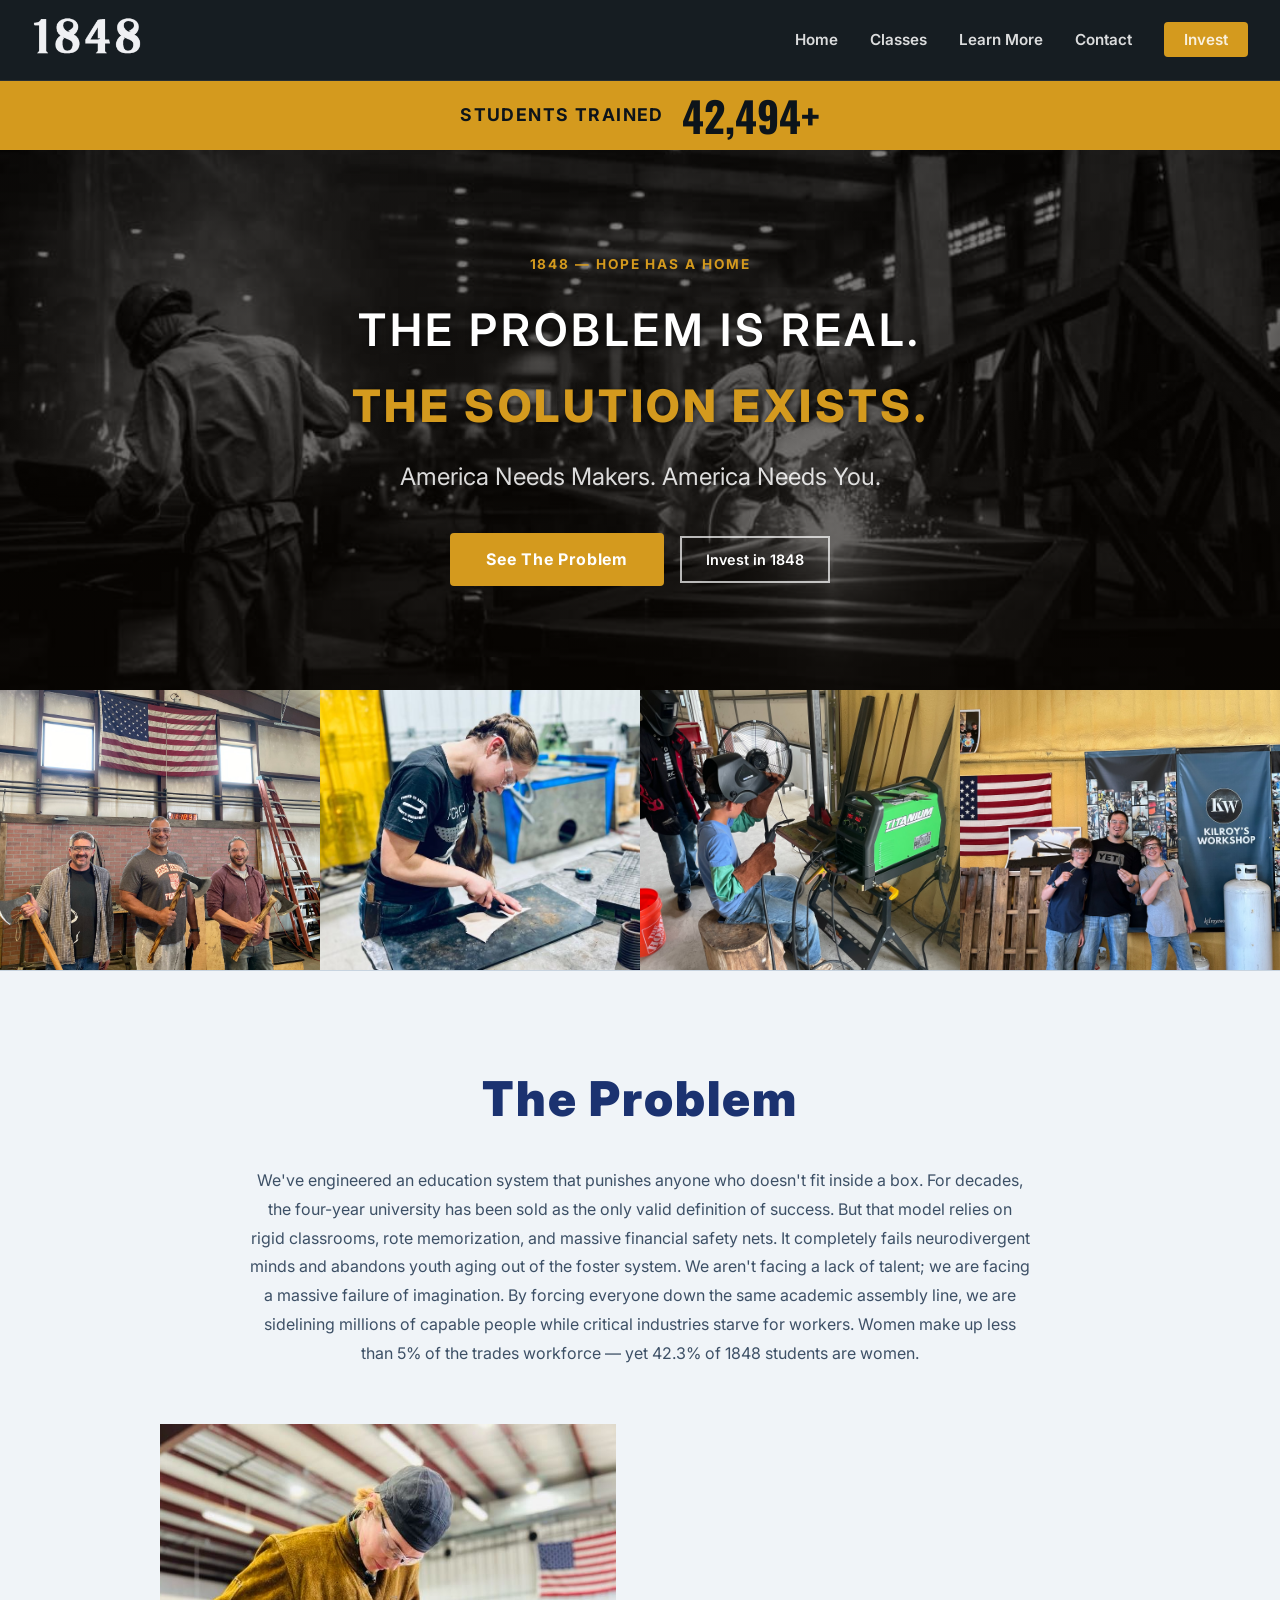
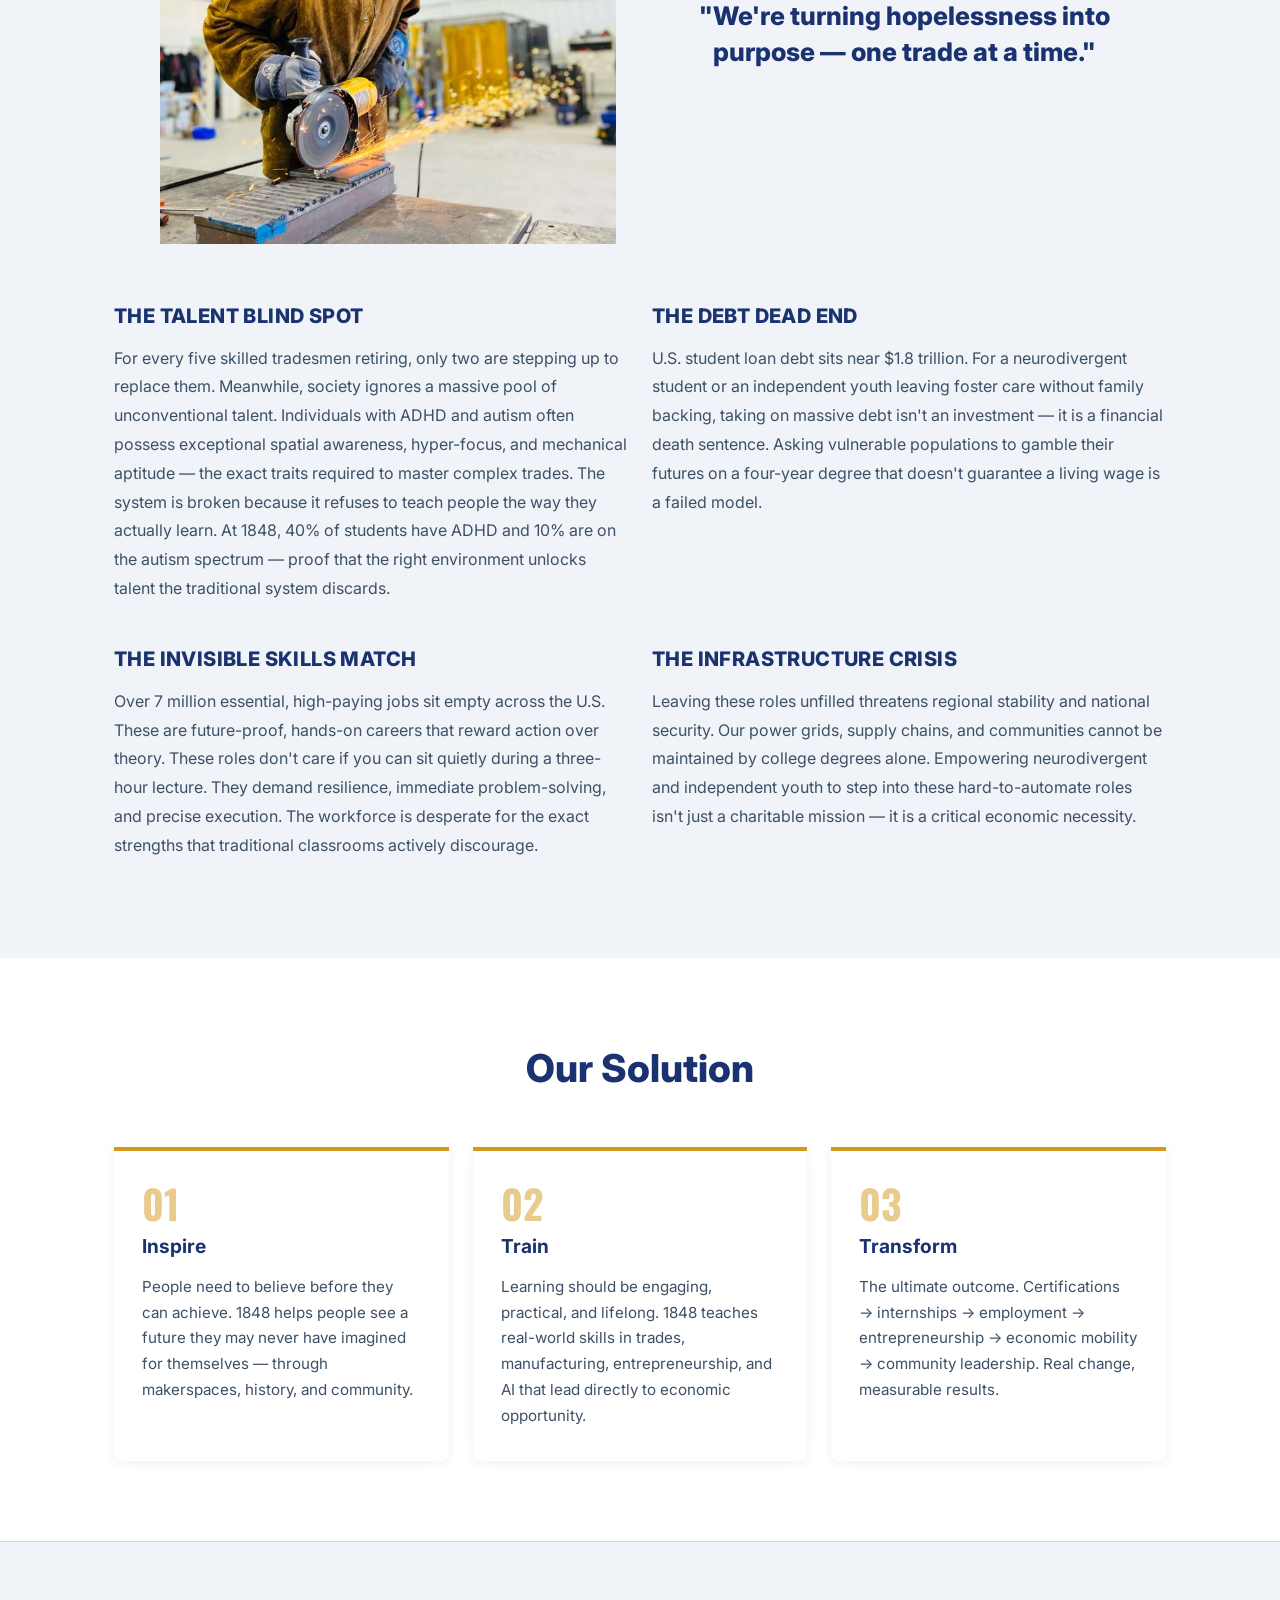
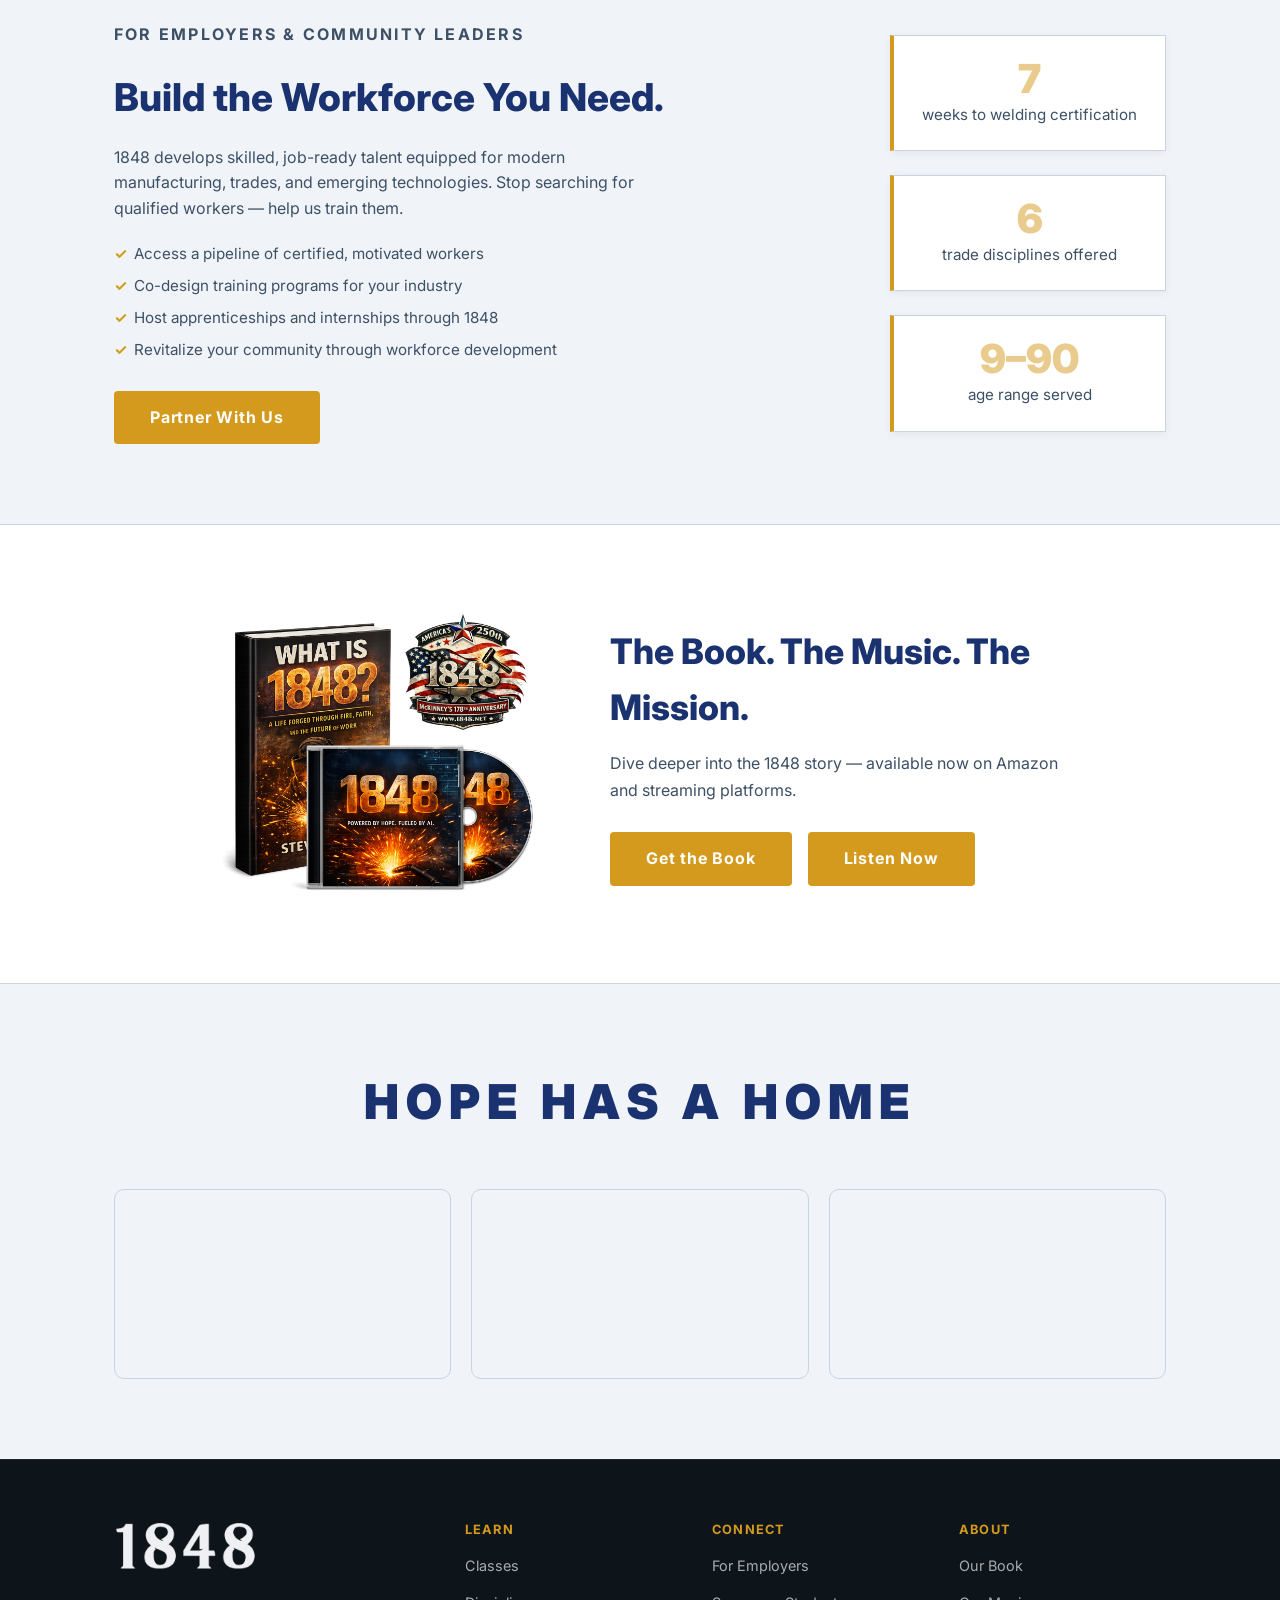
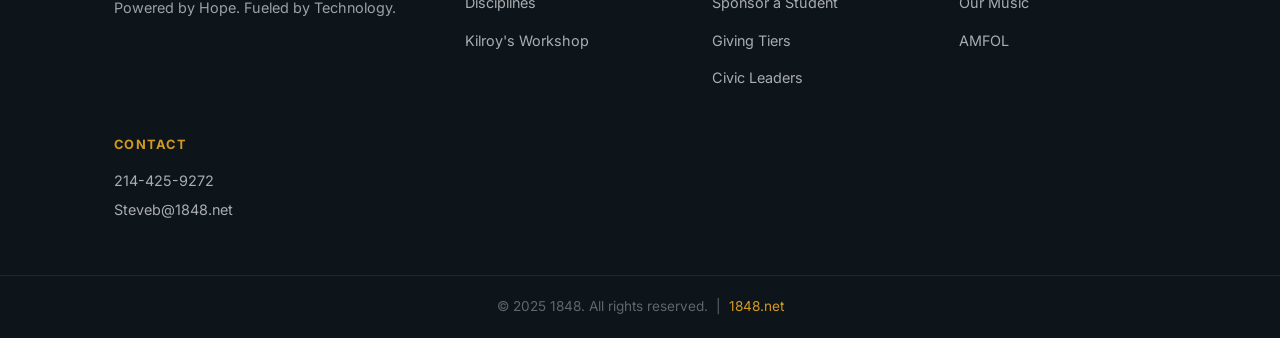
<file: donate.html>
<!DOCTYPE html>
<html lang="en">
<head>
  <meta charset="UTF-8" />
  <meta name="viewport" content="width=device-width, initial-scale=1.0" />
  <title>1848 — Learn More</title>
  <link rel="stylesheet" href="styles.css" />
  <link rel="preconnect" href="https://fonts.googleapis.com" />
  <link href="https://fonts.googleapis.com/css2?family=Oswald:wght@700&family=Inter:wght@400;600;700;800&display=swap" rel="stylesheet" />
</head>
<body>

  <!-- ===== NAV ===== -->
  <nav class="navbar">
    <div class="nav-logo">
      <a href="index.html"><img src="images/1848-logo.png" alt="1848" class="logo-img" /></a>
    </div>
    <ul class="nav-links">
      <li><a href="index.html">Home</a></li>
      <li><a href="index.html#classes">Classes</a></li>
      <li><a href="donate.html">Learn More</a></li>
      <li><a href="#contact">Contact</a></li>
      <li><a href="invest.html" class="btn-donate">Invest</a></li>
    </ul>
    <button class="nav-toggle" onclick="toggleMenu()">☰</button>
  </nav>

  <!-- ===== STUDENTS TICKER ===== -->
  <div class="students-ticker">
    <span class="ticker-label">Students Trained</span>
    <span class="ticker-number">42,494+</span>
  </div>

  <!-- ===== HERO ===== -->
  <section class="hero hero--compact hero--donate">
    <div class="hero-overlay"></div>
    <div class="hero-content">
      <p class="hero-eyebrow">1848 — Hope Has a Home</p>
      <h1 class="hero-tagline">The Problem Is Real.<br><strong>The Solution Exists.</strong></h1>
      <p class="hero-sub">America Needs Makers. America Needs You.</p>
      <div class="donate-hero-btns">
        <a href="#problem" class="btn-primary">See The Problem</a>
        <a href="invest.html" class="btn-secondary donate-hero-secondary">Invest in 1848</a>
      </div>
    </div>
  </section>

  <!-- ===== PHOTO STRIP ===== -->
  <div class="photo-strip">
    <div class="photo-strip__item"><img src="images/kilroy_shop_pics/6_16_2022, 9_04_16 PM.jpg" alt="Shop class in session" /></div>
    <div class="photo-strip__item"><img src="images/kilroy_shop_pics/girl.JPG" alt="Young woman building skills" /></div>
    <div class="photo-strip__item"><img src="images/kilroy_shop_pics/youngwelder.JPG" alt="Youth learning to weld" /></div>
    <div class="photo-strip__item"><img src="images/kilroy_shop_pics/family.JPG" alt="Family at Kilroy's Workshop" /></div>
  </div>

  <!-- ===== THE PROBLEM ===== -->
  <section id="problem" class="problem-section">
    <div class="container">
      <h2 class="problem-headline">The Problem</h2>
      <p class="problem-intro">We've engineered an education system that punishes anyone who doesn't fit inside a box. For decades, the four-year university has been sold as the only valid definition of success. But that model relies on rigid classrooms, rote memorization, and massive financial safety nets. It completely fails neurodivergent minds and abandons youth aging out of the foster system. We aren't facing a lack of talent; we are facing a massive failure of imagination. By forcing everyone down the same academic assembly line, we are sidelining millions of capable people while critical industries starve for workers. Women make up less than 5% of the trades workforce — yet 42.3% of 1848 students are women.</p>

      <div class="problem-portrait-pull">
        <div class="problem-portrait-pull__img">
          <img src="images/kilroy_shop_pics/IMG_1731.JPG" alt="Student focused on her craft" />
        </div>
        <div class="problem-portrait-pull__quote">
          <blockquote>"We're turning hopelessness into purpose — one trade at a time."</blockquote>
        </div>
      </div>

      <div class="problem-grid">

        <div class="problem-card">
          <p class="problem-card-label">The Talent Blind Spot</p>
          <p>For every five skilled tradesmen retiring, only two are stepping up to replace them. Meanwhile, society ignores a massive pool of unconventional talent. Individuals with ADHD and autism often possess exceptional spatial awareness, hyper-focus, and mechanical aptitude — the exact traits required to master complex trades. The system is broken because it refuses to teach people the way they actually learn. At 1848, 40% of students have ADHD and 10% are on the autism spectrum — proof that the right environment unlocks talent the traditional system discards.</p>
        </div>

        <div class="problem-card">
          <p class="problem-card-label">The Debt Dead End</p>
          <p>U.S. student loan debt sits near $1.8 trillion. For a neurodivergent student or an independent youth leaving foster care without family backing, taking on massive debt isn't an investment — it is a financial death sentence. Asking vulnerable populations to gamble their futures on a four-year degree that doesn't guarantee a living wage is a failed model.</p>
        </div>

        <div class="problem-card">
          <p class="problem-card-label">The Invisible Skills Match</p>
          <p>Over 7 million essential, high-paying jobs sit empty across the U.S. These are future-proof, hands-on careers that reward action over theory. These roles don't care if you can sit quietly during a three-hour lecture. They demand resilience, immediate problem-solving, and precise execution. The workforce is desperate for the exact strengths that traditional classrooms actively discourage.</p>
        </div>

        <div class="problem-card">
          <p class="problem-card-label">The Infrastructure Crisis</p>
          <p>Leaving these roles unfilled threatens regional stability and national security. Our power grids, supply chains, and communities cannot be maintained by college degrees alone. Empowering neurodivergent and independent youth to step into these hard-to-automate roles isn't just a charitable mission — it is a critical economic necessity.</p>
        </div>

      </div>

    </div>
  </section>

  <!-- ===== THREE PILLARS ===== -->
  <section class="pillars-section">
    <div class="container">
      <h2>Our Solution</h2>
      <div class="pillars-grid">

        <div class="pillar-card">
          <div class="pillar-num">01</div>
          <h3>Inspire</h3>
          <p>People need to believe before they can achieve. 1848 helps people see a future they may never have imagined for themselves — through makerspaces, history, and community.</p>
        </div>

        <div class="pillar-card">
          <div class="pillar-num">02</div>
          <h3>Train</h3>
          <p>Learning should be engaging, practical, and lifelong. 1848 teaches real-world skills in trades, manufacturing, entrepreneurship, and AI that lead directly to economic opportunity.</p>
        </div>

        <div class="pillar-card">
          <div class="pillar-num">03</div>
          <h3>Transform</h3>
          <p>The ultimate outcome. Certifications → internships → employment → entrepreneurship → economic mobility → community leadership. Real change, measurable results.</p>
        </div>

      </div>
    </div>
  </section>

  <!-- ===== FOR EMPLOYERS ===== -->
  <section id="employers" class="employers-section">
    <div class="container employers-inner">
      <div class="employers-text">
        <p class="eyebrow">For Employers &amp; Community Leaders</p>
        <h2>Build the Workforce You Need.</h2>
        <p>1848 develops skilled, job-ready talent equipped for modern manufacturing, trades, and emerging technologies. Stop searching for qualified workers — help us train them.</p>
        <ul class="employers-list">
          <li>Access a pipeline of certified, motivated workers</li>
          <li>Co-design training programs for your industry</li>
          <li>Host apprenticeships and internships through 1848</li>
          <li>Revitalize your community through workforce development</li>
        </ul>
        <a href="mailto:Steveb@1848.net" class="btn-primary">Partner With Us</a>
      </div>
      <div class="employers-stat-block">
        <div class="e-stat">
          <span class="e-stat-num">7</span>
          <span class="e-stat-label">weeks to welding certification</span>
        </div>
        <div class="e-stat">
          <span class="e-stat-num">6</span>
          <span class="e-stat-label">trade disciplines offered</span>
        </div>
        <div class="e-stat">
          <span class="e-stat-num">9–90</span>
          <span class="e-stat-label">age range served</span>
        </div>
      </div>
    </div>
  </section>

  <!-- ===== BOOK & MUSIC ===== -->
  <section class="featured-section">
    <div class="container">
      <div class="featured-bundle">
        <img src="images/Untitled-design.png" alt="1848 Book and Music Bundle" class="featured-bundle-img" />
        <div class="featured-bundle-text">
          <h2>The Book. The Music. The Mission.</h2>
          <p>Dive deeper into the 1848 story — available now on Amazon and streaming platforms.</p>
          <div class="featured-bundle-btns">
            <a href="https://a.co/d/02BtQ1rS" class="btn-primary" target="_blank">Get the Book</a>
            <a href="https://tinyurl.com/1848Music" class="btn-primary" target="_blank">Listen Now</a>
          </div>
        </div>
      </div>
    </div>
  </section>

  <!-- ===== HOPE HAS A HOME VIDEOS ===== -->
  <section class="videos-section">
    <div class="container">
      <h2 class="videos-headline">HOPE HAS A HOME</h2>
      <div class="videos-grid">

        <div class="video-card">
          <iframe class="video-embed" src="https://www.youtube.com/embed/fGnugfYbkAQ" title="1848 Story 1" frameborder="0" allow="accelerometer; autoplay; clipboard-write; encrypted-media; gyroscope; picture-in-picture" allowfullscreen></iframe>
        </div>

        <div class="video-card">
          <iframe class="video-embed" src="https://www.youtube.com/embed/Zcxys3_azxY" title="1848 Story 2" frameborder="0" allow="accelerometer; autoplay; clipboard-write; encrypted-media; gyroscope; picture-in-picture" allowfullscreen></iframe>
        </div>

        <div class="video-card">
          <iframe class="video-embed" src="https://www.youtube.com/embed/MplnsVZEJzw" title="1848 Story 3" frameborder="0" allow="accelerometer; autoplay; clipboard-write; encrypted-media; gyroscope; picture-in-picture" allowfullscreen></iframe>
        </div>

      </div>
    </div>
  </section>

  <!-- ===== FOOTER ===== -->
  <footer id="contact" class="footer">
    <div class="footer-inner">

      <div class="footer-brand">
        <img src="images/1848-logo.png" alt="1848" class="logo-img footer-logo-img" />
        <p>Powered by Hope. Fueled by Technology.</p>
      </div>

      <div class="footer-links">
        <h4>Learn</h4>
        <ul>
          <li><a href="index.html#classes">Classes</a></li>
          <li><a href="index.html#classes">Disciplines</a></li>
          <li><a href="https://kilroysworkshop.com" target="_blank">Kilroy's Workshop</a></li>
        </ul>
      </div>

      <div class="footer-links">
        <h4>Connect</h4>
        <ul>
          <li><a href="#employers">For Employers</a></li>
          <li><a href="invest.html#gallery">Sponsor a Student</a></li>
          <li><a href="invest.html#tiers">Giving Tiers</a></li>
          <li><a href="#employers">Civic Leaders</a></li>
        </ul>
      </div>

      <div class="footer-links">
        <h4>About</h4>
        <ul>
          <li><a href="https://a.co/d/02BtQ1rS" target="_blank">Our Book</a></li>
          <li><a href="https://tinyurl.com/1848Music" target="_blank">Our Music</a></li>
          <li><a href="https://amfol.org" target="_blank">AMFOL</a></li>
        </ul>
      </div>

      <div class="footer-contact">
        <h4>Contact</h4>
        <p><a href="tel:2144259272">214-425-9272</a></p>
        <p><a href="mailto:Steveb@1848.net">Steveb@1848.net</a></p>
      </div>

    </div>
    <div class="footer-bottom">
      <p>&copy; 2025 1848. All rights reserved. &nbsp;|&nbsp; <a href="https://1848.net" target="_blank">1848.net</a></p>
    </div>
  </footer>

  <script src="script.js"></script>
</body>
</html>
</file>
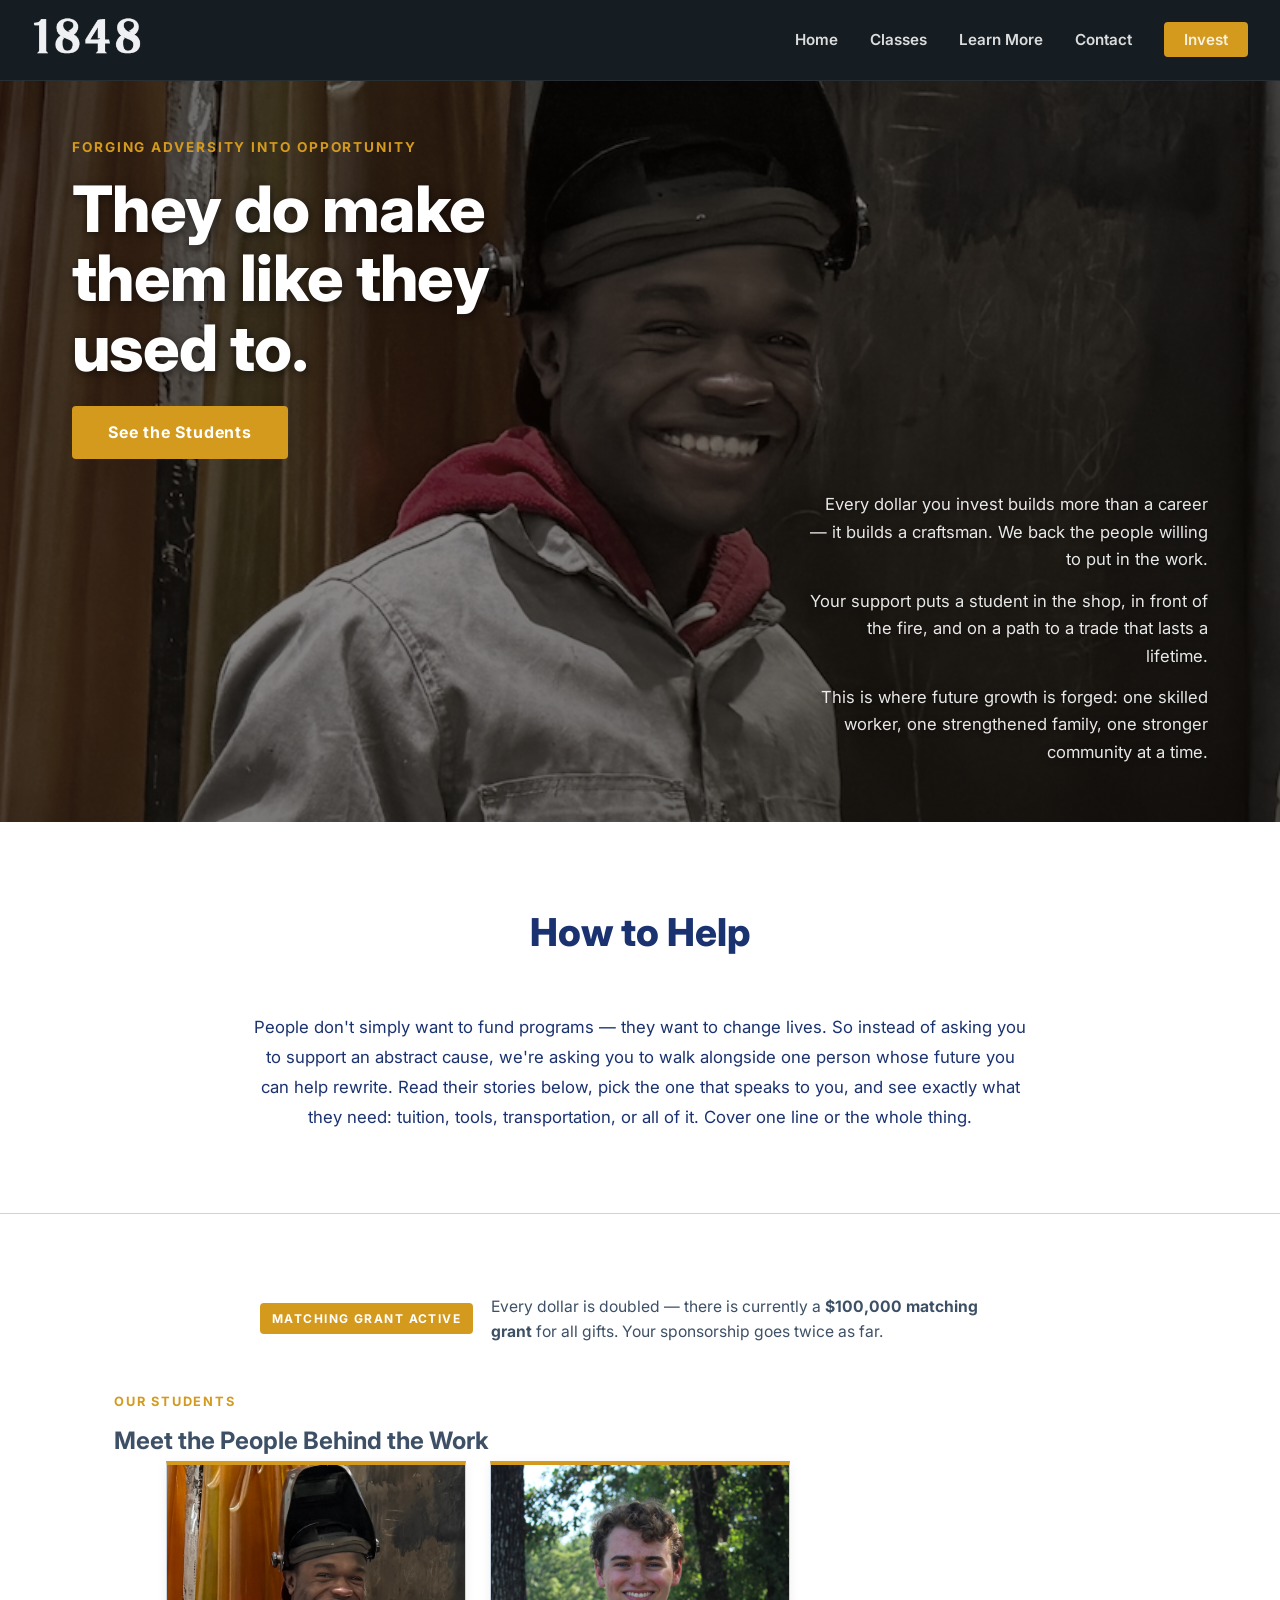
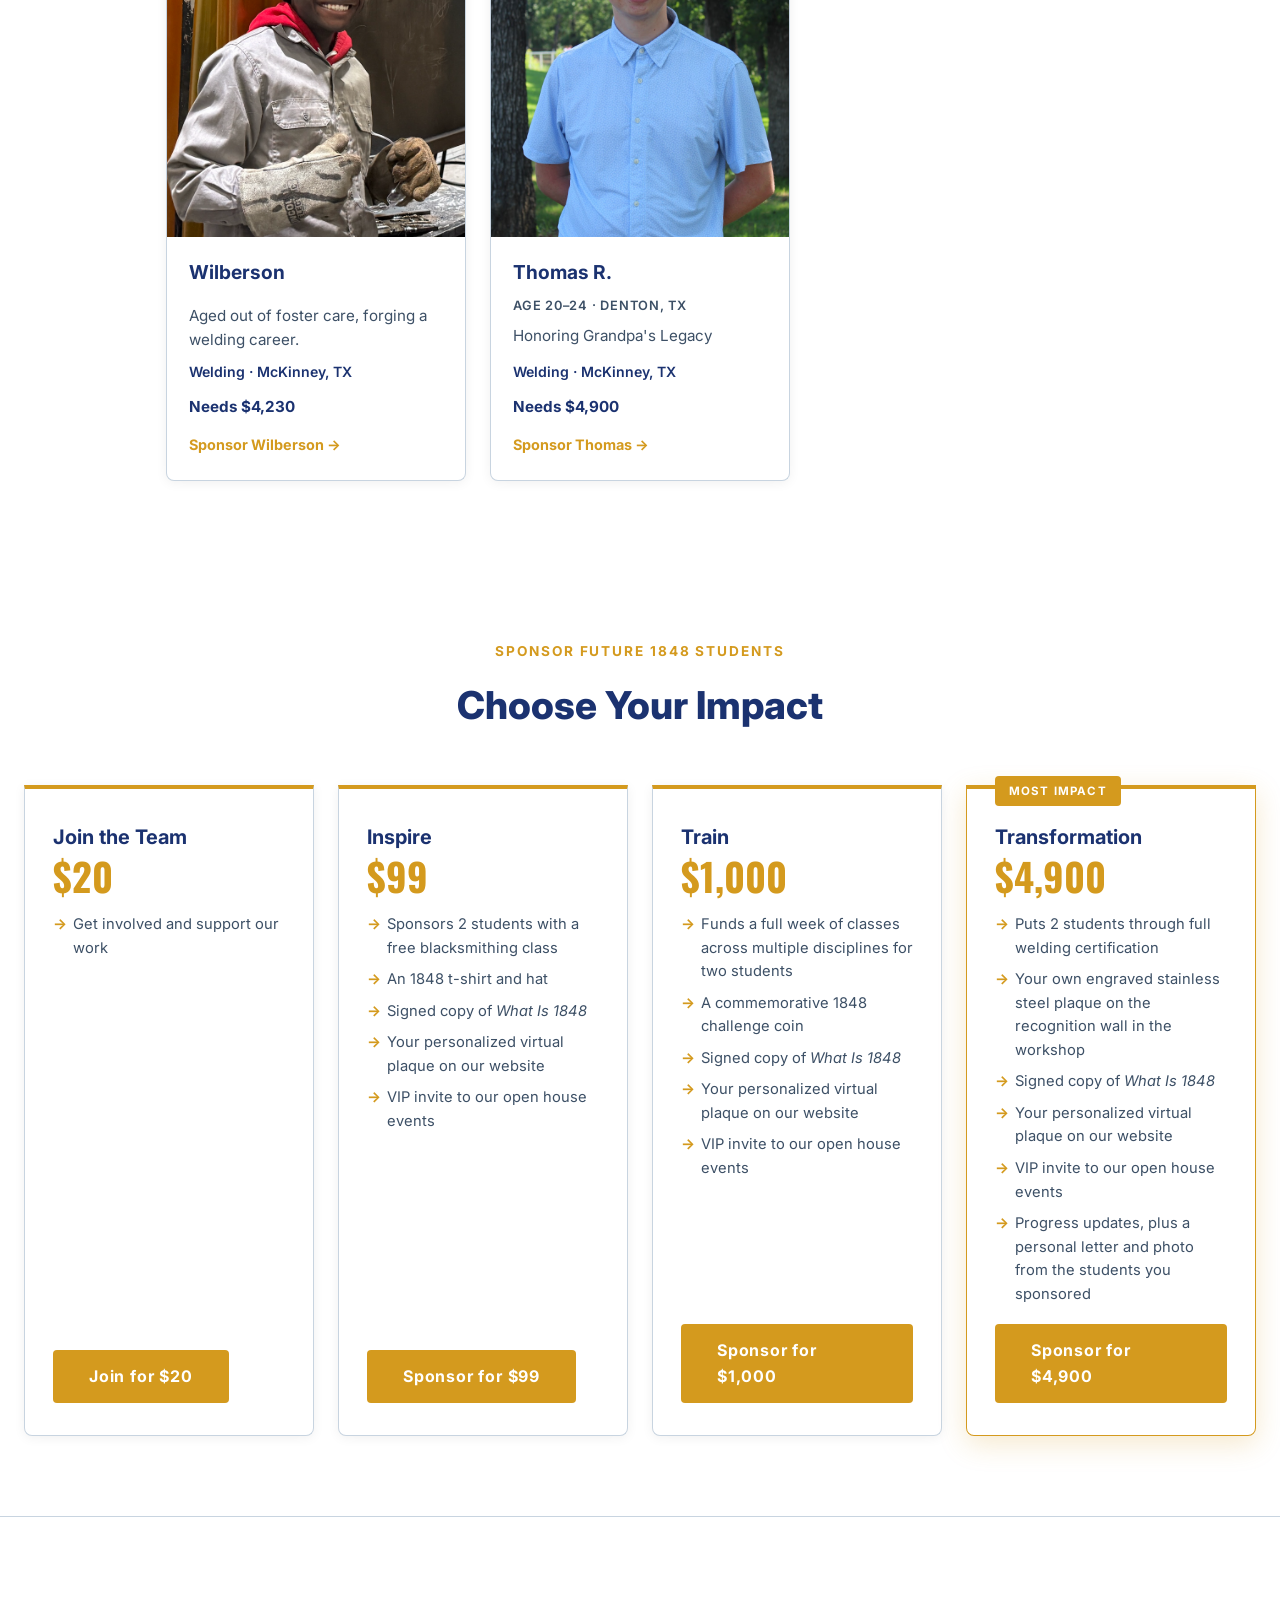
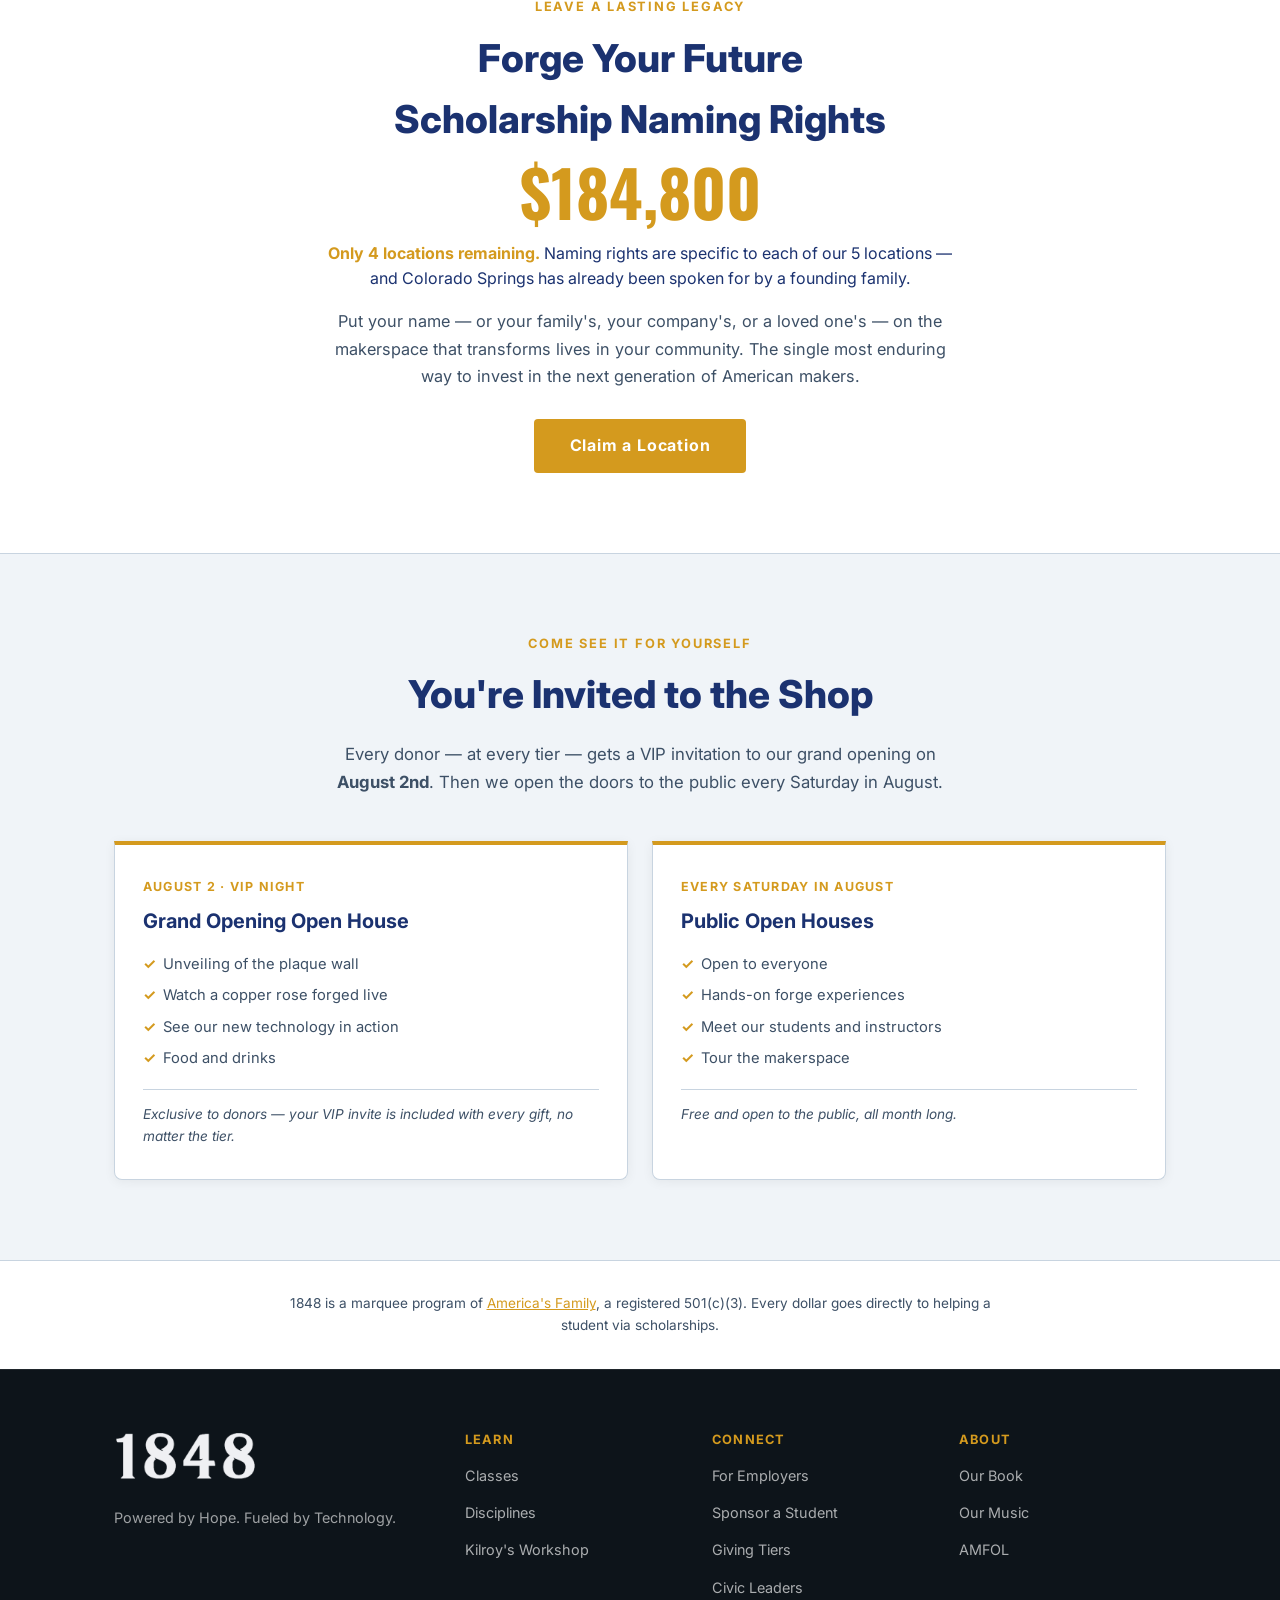
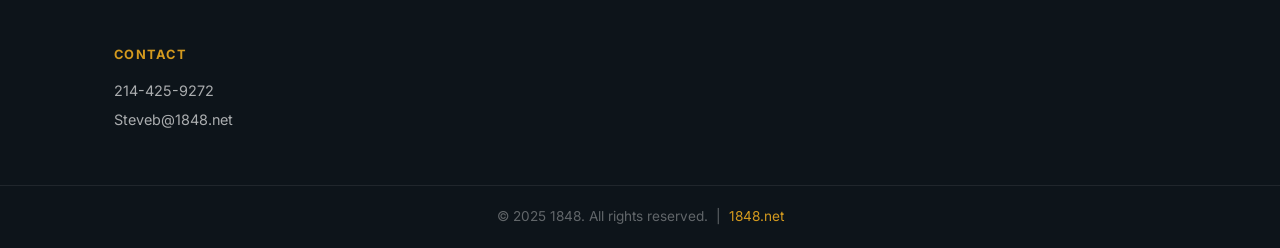
<file: invest.html>
<!DOCTYPE html>
<html lang="en">
<head>
  <meta charset="UTF-8" />
  <meta name="viewport" content="width=device-width, initial-scale=1.0" />
  <title>1848 — Sponsor a Student</title>
  <link rel="stylesheet" href="styles.css" />
  <link rel="preconnect" href="https://fonts.googleapis.com" />
  <link href="https://fonts.googleapis.com/css2?family=Oswald:wght@700&family=Inter:wght@400;600;700;800&display=swap" rel="stylesheet" />
</head>
<body>

  <!-- ===== NAV ===== -->
  <nav class="navbar">
    <div class="nav-logo">
      <a href="index.html"><img src="images/1848-logo.png" alt="1848" class="logo-img" /></a>
    </div>
    <ul class="nav-links">
      <li><a href="index.html">Home</a></li>
      <li><a href="index.html#classes">Classes</a></li>
      <li><a href="donate.html">Learn More</a></li>
      <li><a href="#contact">Contact</a></li>
      <li><a href="invest.html" class="btn-donate">Invest</a></li>
    </ul>
    <button class="nav-toggle" onclick="toggleMenu()">☰</button>
  </nav>

  <!-- ===== HERO ===== -->
  <section class="hero hero--compact hero--sponsor hero--staggered">
    <div class="hero-overlay"></div>
    <div class="hero-stagger">
      <div class="hero-stagger__headline">
        <p class="hero-eyebrow">Forging Adversity into Opportunity</p>
        <h1 class="hero-stagger__title">They do make them like they used to.</h1>
        <div class="donate-hero-btns">
          <a id="hero-cta" href="#tiers" class="btn-primary">See Giving Tiers</a>
        </div>
      </div>
      <div class="hero-stagger__body">
        <p>Every dollar you invest builds more than a career — it builds a craftsman. We back the people willing to put in the work.</p>
        <p>Your support puts a student in the shop, in front of the fire, and on a path to a trade that lasts a lifetime.</p>
        <p>This is where future growth is forged: one skilled worker, one strengthened family, one stronger community at a time.</p>
      </div>
    </div>
  </section>

  <!-- ===== HOW IT WORKS (revealed by students.js only when a student exists) ===== -->
  <section class="pillars-section student-section" hidden>
    <div class="container">
      <h2>How to Help</h2>
      <p class="howitworks-copy">People don't simply want to fund programs — they want to change lives. So instead of asking you to support an abstract cause, we're asking you to walk alongside one person whose future you can help rewrite. Read their stories below, pick the one that speaks to you, and see exactly what they need: tuition, tools, transportation, or all of it. Cover one line or the whole thing.</p>
    </div>
  </section>

  <!-- ===== STUDENT GALLERY (revealed by students.js only when a student exists) ===== -->
  <section id="gallery" class="featured-section student-section" hidden>
    <div class="container">

      <div class="match-banner">
        <span class="match-banner__tag">Matching Grant Active</span>
        <p>Every dollar is doubled — there is currently a <strong>$100,000 matching grant</strong> for all gifts. Your sponsorship goes twice as far.</p>
      </div>

      <p class="eyebrow">Our Students</p>
      <h2>Meet the People Behind the Work</h2>

      <div id="student-gallery" class="student-grid">
        <noscript>
          <p>Student profiles require JavaScript. <a href="#tiers">See our giving tiers instead →</a></p>
        </noscript>
      </div>

    </div>
  </section>

  <!-- ===== STUDENT DETAIL (rendered by students.js when ?id= is present) ===== -->
  <section id="student-detail" class="featured-section student-detail" hidden></section>

  <!-- ===== GIVING TIERS ===== -->
  <section id="tiers" class="pillars-section">
    <div class="container">

      <p class="tiers-eyebrow">Sponsor Future 1848 Students</p>
      <h2>Choose Your Impact</h2>

      <div class="tiers-grid">

        <!-- Join the Team -->
        <div class="tier-card">
          <div class="tier-card__head">
            <h3>Join the Team</h3>
            <p class="tier-price">$20</p>
          </div>
          <ul>
            <li>Get involved and support our work</li>
          </ul>
          <a href="https://amfol.org/donate" class="btn-primary" target="_blank">Join for $20</a>
        </div>

        <!-- Inspire -->
        <div class="tier-card">
          <div class="tier-card__head">
            <h3>Inspire</h3>
            <p class="tier-price">$99</p>
          </div>
          <ul>
            <li>Sponsors 2 students with a free blacksmithing class</li>
            <li>An 1848 t-shirt and hat</li>
            <li>Signed copy of <em>What Is 1848</em></li>
            <li>Your personalized virtual plaque on our website</li>
            <li>VIP invite to our open house events</li>
          </ul>
          <a href="https://amfol.org/donate" class="btn-primary" target="_blank">Sponsor for $99</a>
        </div>

        <!-- Train -->
        <div class="tier-card">
          <div class="tier-card__head">
            <h3>Train</h3>
            <!-- TODO: confirm Train price — notes say "around $1,000" -->
            <p class="tier-price">$1,000</p>
          </div>
          <ul>
            <li>Funds a full week of classes across multiple disciplines for two students</li>
            <li>A commemorative 1848 challenge coin</li>
            <li>Signed copy of <em>What Is 1848</em></li>
            <li>Your personalized virtual plaque on our website</li>
            <li>VIP invite to our open house events</li>
          </ul>
          <a href="https://amfol.org/donate" class="btn-primary" target="_blank">Sponsor for $1,000</a>
        </div>

        <!-- Transformation (highlighted) -->
        <div class="tier-card tier-card--featured">
          <span class="tier-badge">Most Impact</span>
          <div class="tier-card__head">
            <h3>Transformation</h3>
            <p class="tier-price">$4,900</p>
          </div>
          <ul>
            <li>Puts 2 students through full welding certification</li>
            <li>Your own engraved stainless steel plaque on the recognition wall in the workshop</li>
            <li>Signed copy of <em>What Is 1848</em></li>
            <li>Your personalized virtual plaque on our website</li>
            <li>VIP invite to our open house events</li>
            <li>Progress updates, plus a personal letter and photo from the students you sponsored</li>
          </ul>
          <a href="https://amfol.org/donate" class="btn-primary" target="_blank">Sponsor for $4,900</a>
        </div>

      </div>
    </div>
  </section>

  <!-- ===== NAMING RIGHTS ===== -->
  <section class="featured-section naming-section">
    <div class="container">
      <div class="naming-block">
        <p class="eyebrow">Leave a Lasting Legacy</p>
        <h2>Forge Your Future<br>Scholarship Naming Rights</h2>
        <p class="naming-figure">$184,800</p>
        <p class="naming-availability"><strong>Only 4 locations remaining.</strong> Naming rights are specific to each of our 5 locations — and Colorado Springs has already been spoken for by a founding family.</p>
        <p class="naming-copy">Put your name — or your family's, your company's, or a loved one's — on the makerspace that transforms lives in your community. The single most enduring way to invest in the next generation of American makers.</p>
        <a href="mailto:Steveb@1848.net" class="btn-primary">Claim a Location</a>
      </div>
    </div>
  </section>

  <!-- ===== OPEN HOUSE ===== -->
  <section class="openhouse-section">
    <div class="container">
      <p class="eyebrow">Come See It For Yourself</p>
      <h2>You're Invited to the Shop</h2>
      <p class="openhouse-lead">Every donor — at every tier — gets a VIP invitation to our grand opening on <strong>August 2nd</strong>. Then we open the doors to the public every Saturday in August.</p>

      <div class="openhouse-grid">
        <div class="openhouse-card openhouse-card--vip">
          <p class="openhouse-date">August 2 · VIP Night</p>
          <h3>Grand Opening Open House</h3>
          <ul>
            <li>Unveiling of the plaque wall</li>
            <li>Watch a copper rose forged live</li>
            <li>See our new technology in action</li>
            <li>Food and drinks</li>
          </ul>
          <p class="openhouse-note">Exclusive to donors — your VIP invite is included with every gift, no matter the tier.</p>
        </div>
        <div class="openhouse-card">
          <p class="openhouse-date">Every Saturday in August</p>
          <h3>Public Open Houses</h3>
          <ul>
            <li>Open to everyone</li>
            <li>Hands-on forge experiences</li>
            <li>Meet our students and instructors</li>
            <li>Tour the makerspace</li>
          </ul>
          <p class="openhouse-note">Free and open to the public, all month long.</p>
        </div>
      </div>
    </div>
  </section>

  <!-- ===== AMERICA'S FAMILY FOOTNOTE ===== -->
  <section class="amfol-footnote">
    <div class="container">
      <p>1848 is a marquee program of <a href="https://amfol.org" target="_blank">America's Family</a>, a registered 501(c)(3). Every dollar goes directly to helping a student via scholarships.</p>
    </div>
  </section>

  <!-- ===== FOOTER ===== -->
  <footer id="contact" class="footer">
    <div class="footer-inner">

      <div class="footer-brand">
        <img src="images/1848-logo.png" alt="1848" class="logo-img footer-logo-img" />
        <p>Powered by Hope. Fueled by Technology.</p>
      </div>

      <div class="footer-links">
        <h4>Learn</h4>
        <ul>
          <li><a href="index.html#classes">Classes</a></li>
          <li><a href="index.html#classes">Disciplines</a></li>
          <li><a href="https://kilroysworkshop.com" target="_blank">Kilroy's Workshop</a></li>
        </ul>
      </div>

      <div class="footer-links">
        <h4>Connect</h4>
        <ul>
          <li><a href="donate.html#employers">For Employers</a></li>
          <li><a href="invest.html#gallery">Sponsor a Student</a></li>
          <li><a href="invest.html#tiers">Giving Tiers</a></li>
          <li><a href="donate.html#employers">Civic Leaders</a></li>
        </ul>
      </div>

      <div class="footer-links">
        <h4>About</h4>
        <ul>
          <li><a href="https://a.co/d/02BtQ1rS" target="_blank">Our Book</a></li>
          <li><a href="https://tinyurl.com/1848Music" target="_blank">Our Music</a></li>
          <li><a href="https://amfol.org" target="_blank">AMFOL</a></li>
        </ul>
      </div>

      <div class="footer-contact">
        <h4>Contact</h4>
        <p><a href="tel:2144259272">214-425-9272</a></p>
        <p><a href="mailto:Steveb@1848.net">Steveb@1848.net</a></p>
      </div>

    </div>
    <div class="footer-bottom">
      <p>&copy; 2025 1848. All rights reserved. &nbsp;|&nbsp; <a href="https://1848.net" target="_blank">1848.net</a></p>
    </div>
  </footer>

  <script src="script.js"></script>
  <script src="students.js"></script>
</body>
</html>
</file>
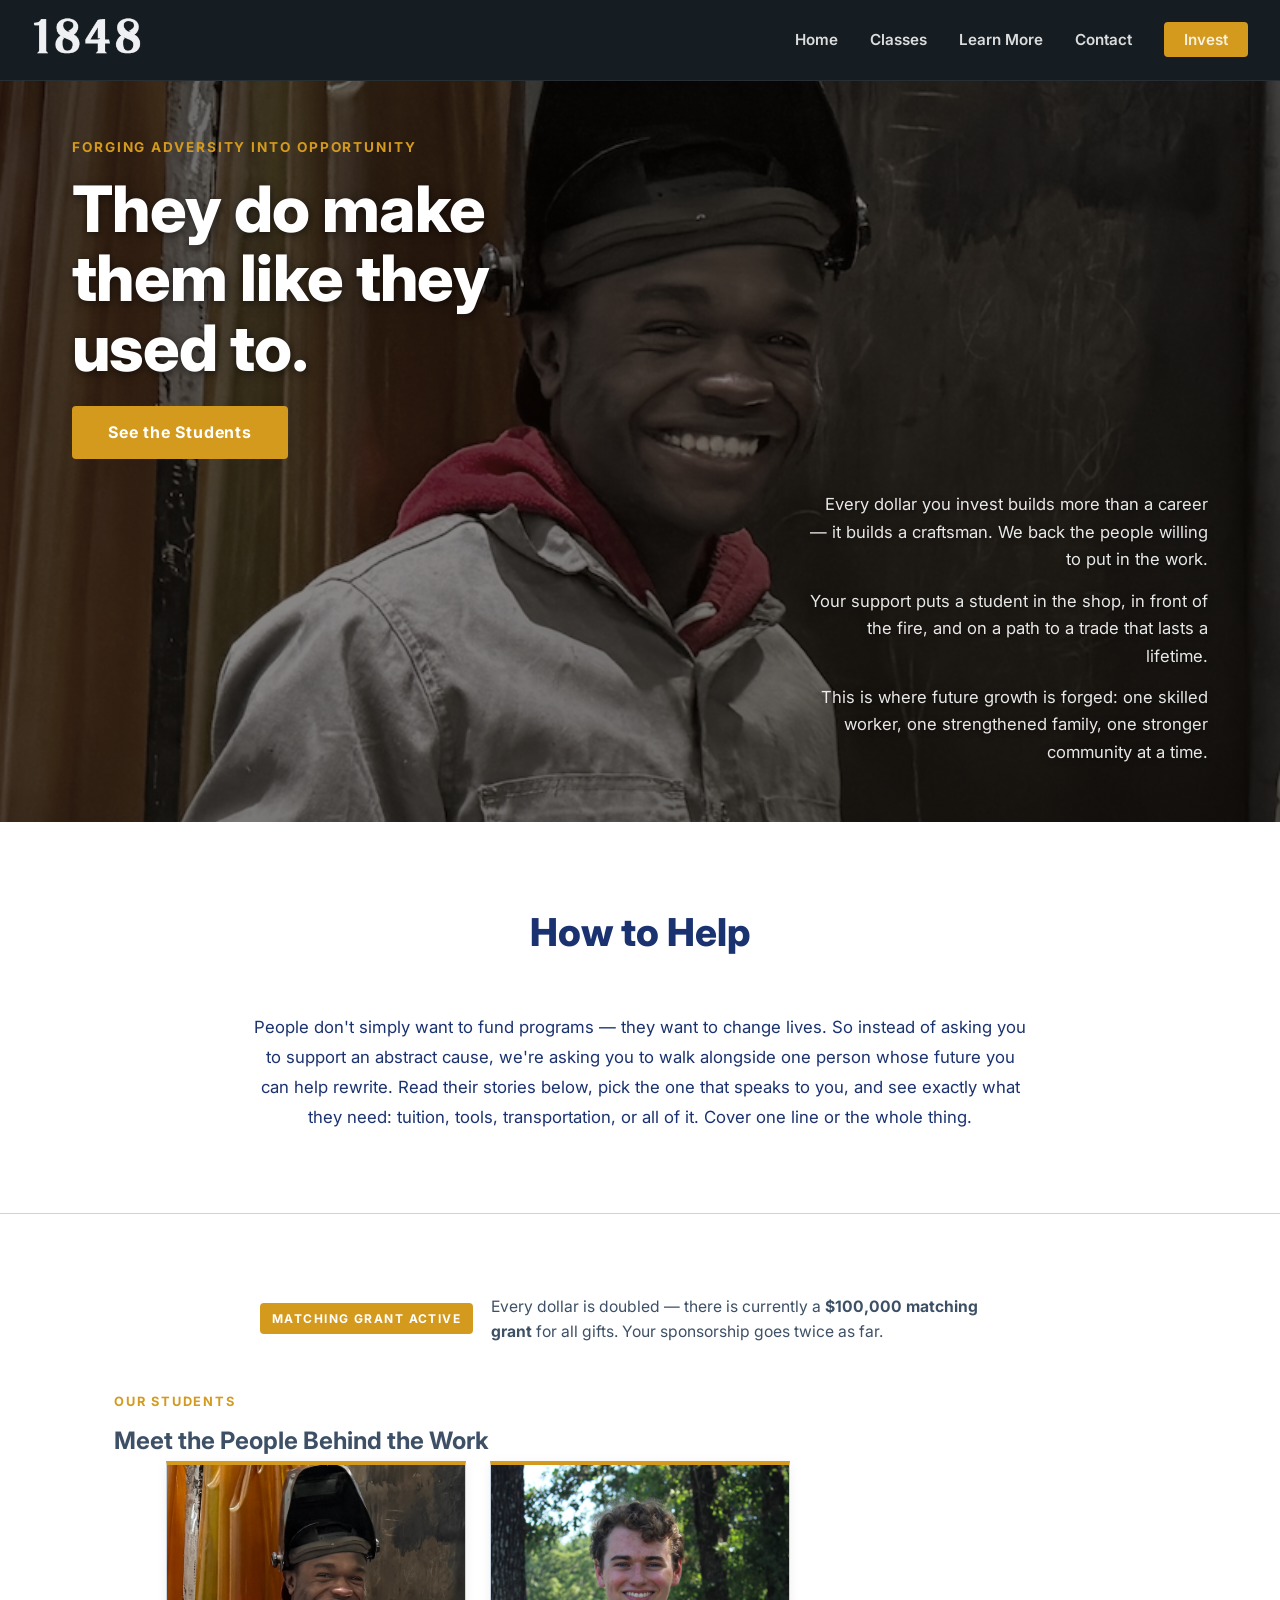
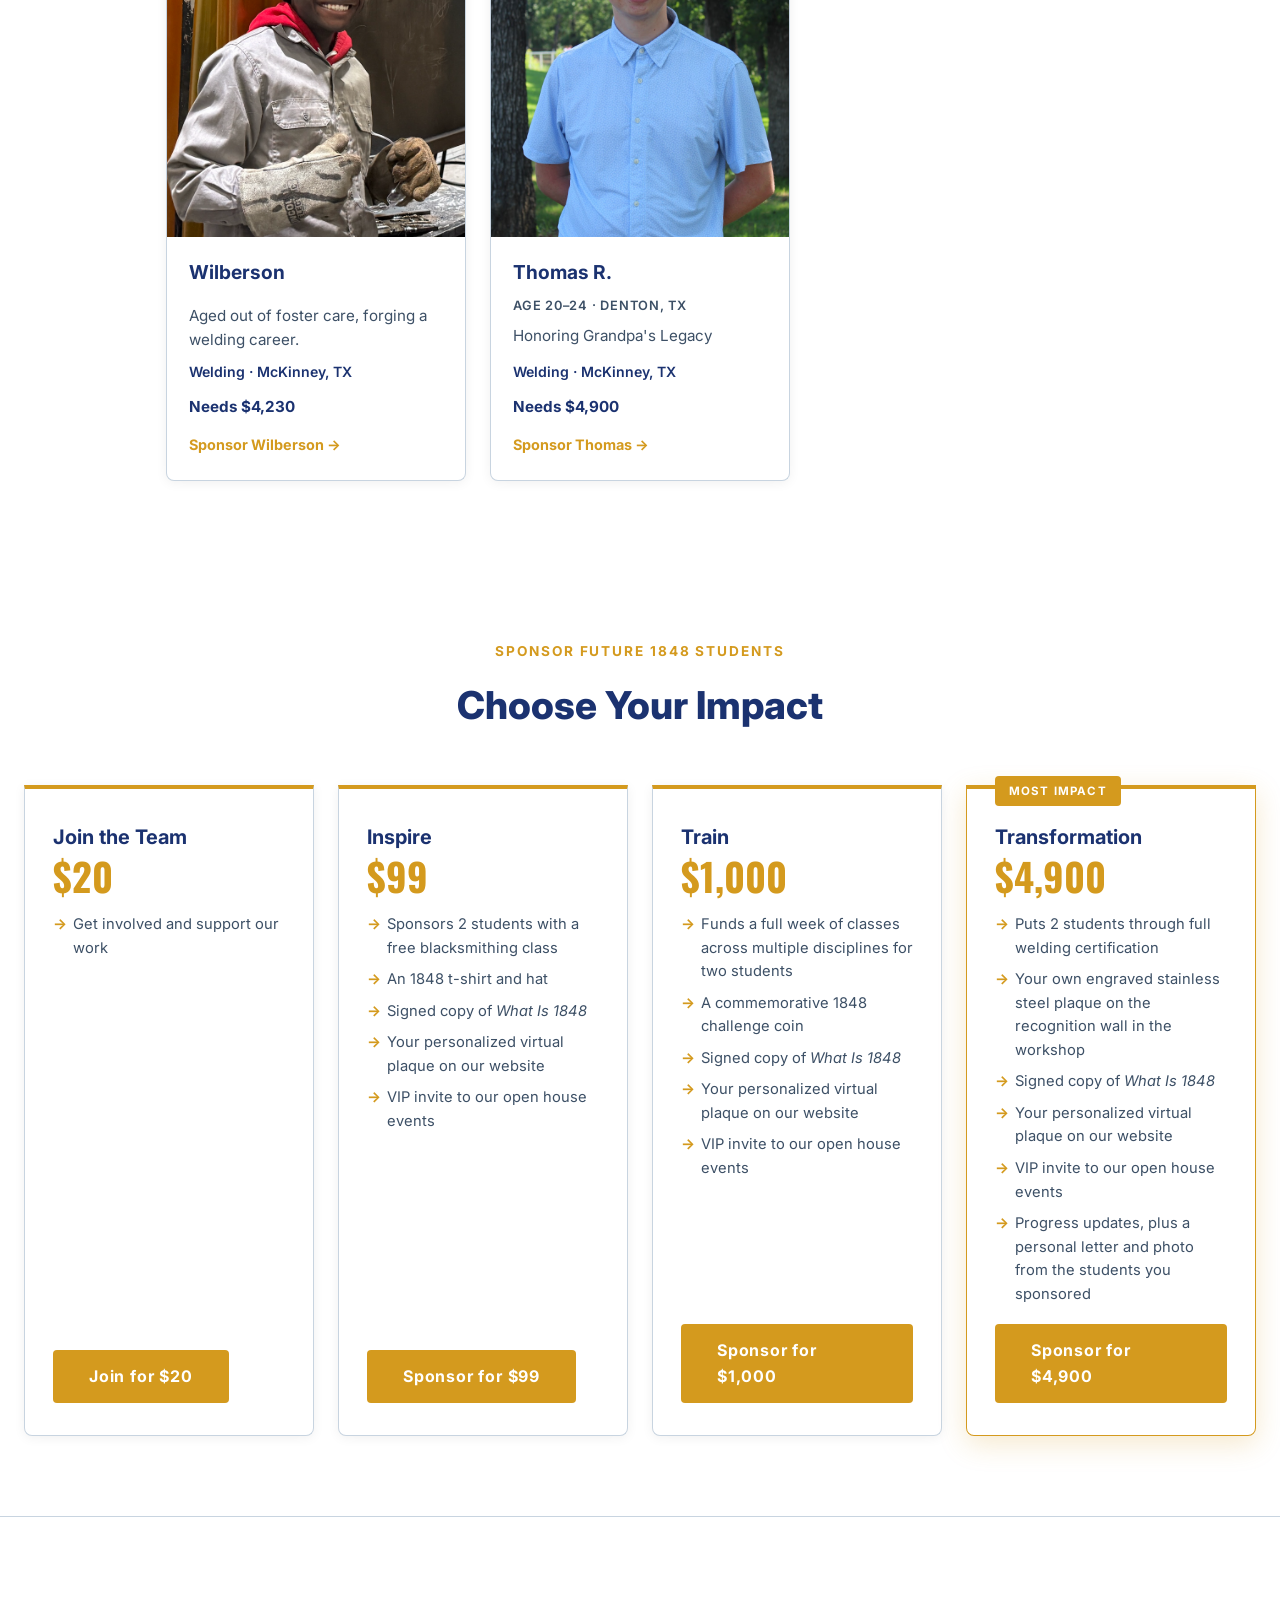
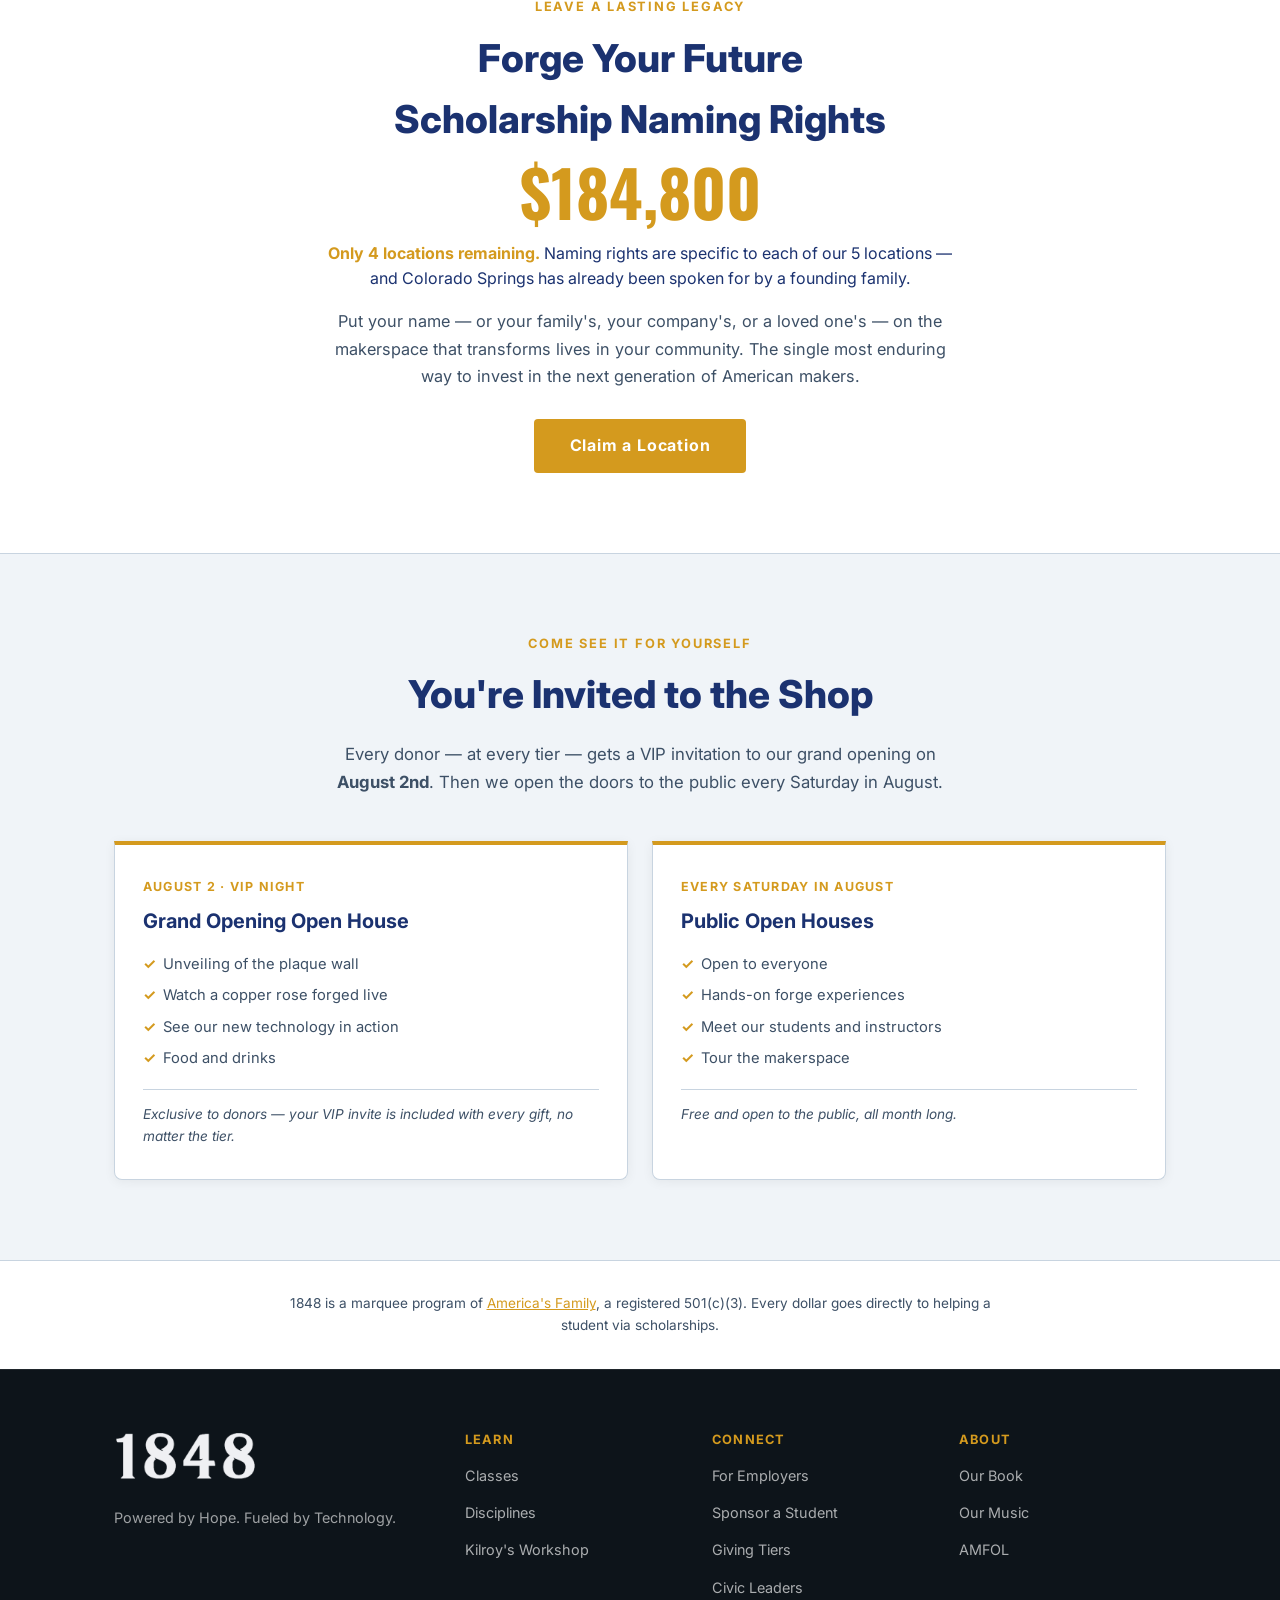
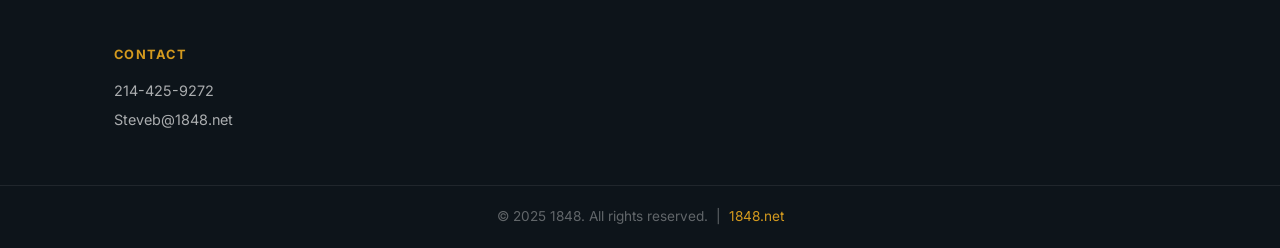
<file: students.html>
<!DOCTYPE html>
<html lang="en">
<head>
  <meta charset="UTF-8" />
  <meta name="viewport" content="width=device-width, initial-scale=1.0" />
  <title>1848 — Sponsor a Student</title>
  <!-- The sponsor-a-student gallery now lives on invest.html. This page only
       redirects, carrying any ?id= through so old links still resolve. -->
  <script>
    var q = window.location.search || '';
    var dest = q ? 'invest.html' + q : 'invest.html#gallery';
    window.location.replace(dest);
  </script>
  <meta http-equiv="refresh" content="0; url=invest.html#gallery" />
</head>
<body>
  <p>The students have moved. <a href="invest.html#gallery">Continue to Sponsor a Student →</a></p>
</body>
</html>
</file>
<file: styles.css>
/* ===== RESET & BASE ===== */
*, *::before, *::after { box-sizing: border-box; margin: 0; padding: 0; }

:root {
  --black:    #ffffff;   /* page background */
  --dark:     #f0f4f8;   /* alternate section bg */
  --gray:     #e4e9f0;   /* card background */
  --mid:      #c8d4e0;   /* borders */
  --accent:   #D49A1E;   /* gold */
  --accent2:  #D89C18;   /* gold variant */
  --navy:     #0d141a;   /* navbar, hero overlay */
  --blue:     #1B3270;   /* primary text / headings */
  --text:     #3d5066;   /* body text */
  --white:    #ffffff;   /* true white for dark surfaces */
  --font:     'Inter', system-ui, sans-serif;
}

html { scroll-behavior: smooth; }

body {
  font-family: var(--font);
  background: var(--black);
  color: var(--text);
  line-height: 1.6;
}

a { color: inherit; text-decoration: none; }

.container {
  max-width: 1100px;
  margin: 0 auto;
  padding: 0 24px;
}

/* ===== BUTTONS ===== */
.btn-primary {
  display: inline-block;
  background: var(--accent);
  color: var(--white);
  font-weight: 700;
  font-size: 1rem;
  padding: 14px 36px;
  border-radius: 4px;
  letter-spacing: 0.05em;
  transition: background 0.2s, color 0.2s;
}
.btn-primary:hover { background: var(--white); color: var(--accent); }

.btn-secondary {
  display: inline-block;
  border: 2px solid var(--accent);
  color: var(--accent);
  font-weight: 600;
  font-size: 0.9rem;
  padding: 10px 24px;
  border-radius: 0;
  transition: background 0.2s, color 0.2s;
}
.btn-secondary:hover { background: var(--accent); color: var(--white); }

.btn-donate {
  background: var(--accent);
  color: var(--white);
  font-weight: 700;
  padding: 8px 20px;
  border-radius: 4px;
  transition: background 0.2s, color 0.2s;
}
.nav-links a.btn-donate:hover { background: var(--white); color: var(--accent); opacity: 1; }

.section-sub {
  color: var(--text);
  font-size: 1.05rem;
  max-width: 580px;
  margin: 0 auto 40px;
  text-align: center;
}

/* ===== STUDENTS TICKER ===== */
.students-ticker {
  background: var(--accent);
  color: var(--navy);
  text-align: center;
  padding: 14px 20px;
  display: flex;
  align-items: center;
  justify-content: center;
  gap: 18px;
}

.ticker-label {
  font-family: 'Inter', sans-serif;
  font-weight: 700;
  font-size: 1.1rem;
  text-transform: uppercase;
  letter-spacing: 0.08em;
}

.ticker-number {
  font-family: 'Oswald', sans-serif;
  font-weight: 700;
  font-size: 2.6rem;
  line-height: 1;
}

/* ===== NAVBAR — stays dark so white logo is visible ===== */
.navbar {
  position: sticky;
  top: 0;
  z-index: 100;
  display: flex;
  align-items: center;
  justify-content: space-between;
  padding: 16px 32px;
  background: rgba(13, 20, 26, 0.96);
  backdrop-filter: blur(8px);
  border-bottom: 1px solid rgba(255,255,255,0.08);
}

.nav-logo { display: flex; align-items: center; }
.logo-img { height: 40px; width: auto; }
.footer-logo-img { height: 52px; margin-bottom: 8px; }

.nav-links {
  list-style: none;
  display: flex;
  gap: 32px;
  align-items: center;
}

.nav-links a {
  font-size: 0.95rem;
  font-weight: 600;
  color: rgba(255,255,255,0.85);
  transition: color 0.2s;
}
.nav-links a:hover { color: var(--accent); }

.nav-toggle {
  display: none;
  background: none;
  border: none;
  color: var(--white);
  font-size: 1.5rem;
  cursor: pointer;
}

@media (max-width: 700px) {
  .nav-toggle { display: block; }
  .nav-links {
    display: none;
    position: absolute;
    top: 64px; left: 0; right: 0;
    flex-direction: column;
    background: var(--navy);
    padding: 24px;
    gap: 20px;
  }
  .nav-links.open { display: flex; }
}

/* ===== HERO — dark overlay stays (background image) ===== */
.hero {
  position: relative;
  min-height: 100vh;
  display: flex;
  align-items: center;
  justify-content: center;
  text-align: center;
}

.hero--compact { min-height: 60vh; }

/* suppress single-image ::before on mosaic hero */
.hero--mosaic::before { background: none; }

.hero-mosaic {
  position: absolute;
  inset: 0;
  display: grid;
  grid-template-columns: repeat(4, 1fr);
  grid-template-rows: repeat(2, 50%);
  height: 100%;
  filter: grayscale(100%);
  z-index: 0;
  overflow: hidden;
}

.hero-mosaic img {
  width: 100%;
  height: 100%;
  object-fit: cover;
  display: block;
}

@media (max-width: 700px) {
  .hero-mosaic {
    grid-template-columns: repeat(2, 1fr);
    grid-template-rows: repeat(4, 1fr);
  }
}

.hero::before {
  content: '';
  position: absolute;
  inset: 0;
  background: url('images/yourdonoatwork/ABBEB32E-3891-4063-9984-10EE7D81F343_1_105_c.jpeg') center 30% / cover no-repeat;
  filter: grayscale(100%);
  z-index: 0;
}

.hero-overlay {
  position: absolute;
  inset: 0;
  background: linear-gradient(to bottom, rgba(8,5,2,0.45) 0%, rgba(10,6,2,0.65) 100%);
  z-index: 1;
}

.hero-content {
  position: relative;
  z-index: 1;
  padding: 0 24px;
  display: flex;
  flex-direction: column;
  align-items: center;
}

@keyframes heroFadeUp {
  from { opacity: 0; transform: translateY(28px); }
  to   { opacity: 1; transform: translateY(0); }
}

.hero-logo-img {
  width: min(520px, 85vw);
  height: auto;
  margin-bottom: 20px;
  filter: drop-shadow(0 4px 24px rgba(0,0,0,0.5));
  animation: heroFadeUp 0.8s ease both;
  animation-delay: 0.1s;
}

.hero-tagline {
  font-size: clamp(1.8rem, 4vw, 2.8rem);
  font-weight: 600;
  color: var(--white);
  text-transform: uppercase;
  letter-spacing: 0.08em;
  line-height: 1.7;
  margin-bottom: 14px;
  text-shadow: 1px 1px 6px rgba(0,0,0,0.6);
  animation: heroFadeUp 0.8s ease both;
  animation-delay: 0.35s;
}
.hero-tagline strong { color: var(--accent); font-weight: 800; }

.hero-sub {
  font-size: clamp(1.1rem, 2vw, 1.5rem);
  color: rgba(255,255,255,0.85);
  max-width: 560px;
  margin-bottom: 36px;
  line-height: 1.6;
  animation: heroFadeUp 0.8s ease both;
  animation-delay: 0.55s;
}

.hero-content .btn-primary {
  animation: heroFadeUp 0.8s ease both;
  animation-delay: 0.75s;
}

/* ===== DONATE PAGE HERO ===== */
.hero--donate::before {
  background-image: url('images/welders-blog-1080x608.jpg');
  background-position: center center;
  filter: grayscale(100%);
}

/* ===== INVEST PAGE HERO ===== */
.hero--invest::before {
  background-image: url('images/kilroy_shop_pics/ronatwork.jpg');
  background-position: center center;
  filter: none;
}

.hero-eyebrow {
  font-size: 0.85rem;
  font-weight: 700;
  letter-spacing: 0.14em;
  text-transform: uppercase;
  color: var(--accent);
  margin-bottom: 16px;
  animation: heroFadeUp 0.8s ease both;
  animation-delay: 0.1s;
}

.donate-hero-btns {
  display: flex;
  align-items: center;
  gap: 16px;
  flex-wrap: wrap;
  justify-content: center;
  animation: heroFadeUp 0.8s ease both;
  animation-delay: 0.65s;
}

.donate-hero-secondary {
  border-color: rgba(255,255,255,0.7);
  color: var(--white);
}
.donate-hero-secondary:hover { background: rgba(255,255,255,0.15); color: var(--white); }

@media (max-width: 700px) {
  .hero--donate .hero-eyebrow { padding-top: 20px; }
  .donate-hero-btns { margin-bottom: 28px; }
}

/* ===== AUDIENCE SELECTOR ===== */
.audience-section {
  background: var(--dark);
  padding: 32px 24px;
  text-align: center;
  border-bottom: 1px solid var(--mid);
}

.audience-label {
  font-size: 0.85rem;
  font-weight: 700;
  letter-spacing: 0.12em;
  text-transform: uppercase;
  color: var(--accent);
  margin-bottom: 14px;
}

.audience-chips {
  display: flex;
  flex-wrap: wrap;
  justify-content: center;
  gap: 10px;
}

.chip {
  display: inline-block;
  border: 2px solid var(--accent);
  color: var(--accent);
  font-weight: 700;
  font-size: 0.85rem;
  padding: 8px 20px;
  border-radius: 999px;
  letter-spacing: 0.04em;
  transition: background 0.2s, color 0.2s;
}
.chip:hover { background: var(--accent); color: var(--navy); }

/* ===== CLASSES ===== */
.classes-section {
  padding: 80px 0;
  background: var(--black);
  text-align: center;
}

.classes-section h2 {
  font-size: clamp(1.8rem, 4vw, 2.6rem);
  font-weight: 800;
  color: var(--blue);
  margin-bottom: 12px;
}

.disciplines-grid {
  display: flex;
  flex-wrap: wrap;
  justify-content: center;
  gap: 20px;
  text-align: left;
}

.discipline-card {
  background: var(--white);
  border: 1px solid var(--mid);
  border-radius: 0;
  overflow: hidden;
  display: flex;
  flex-direction: column;
  transition: border-color 0.25s, transform 0.25s, box-shadow 0.25s;
  flex: 0 0 calc(33.333% - 13.334px);
  max-width: calc(33.333% - 13.334px);
}

@media (max-width: 900px) {
  .discipline-card {
    flex: 0 0 calc(50% - 10px);
    max-width: calc(50% - 10px);
  }
}

@media (max-width: 640px) {
  .discipline-card {
    flex: 0 0 100%;
    max-width: 100%;
  }
}
.discipline-card:hover {
  transform: translateY(-4px);
  box-shadow: 0 12px 36px rgba(0,0,0,0.12);
}

.discipline-cover {
  position: relative;
  height: 200px;
  overflow: hidden;
}

.discipline-cover img {
  width: 100%;
  height: 100%;
  object-fit: cover;
  display: block;
  transition: transform 0.4s ease, filter 0.4s ease;
}

.img-shift-down { object-position: center 35%; }

.discipline-card:hover .discipline-cover img {
  transform: scale(1.04);
  filter: brightness(1.1);
}

.discipline-cover-overlay {
  position: absolute;
  inset: 0;
  background: linear-gradient(to bottom, rgba(0,0,0,0.05) 0%, rgba(13,20,26,0.85) 100%);
  display: flex;
  align-items: flex-end;
  padding: 16px 20px;
}

.discipline-cover-overlay h3 {
  font-size: 1.15rem;
  font-weight: 800;
  color: var(--white);
  letter-spacing: 0.01em;
  line-height: 1.2;
  text-shadow: 0 1px 4px rgba(0,0,0,0.6);
}

.discipline-body {
  padding: 20px 24px 24px;
  display: flex;
  flex-direction: column;
  gap: 16px;
  flex: 1;
}

.discipline-body ul {
  list-style: none;
  display: flex;
  flex-direction: column;
  gap: 6px;
  flex: 1;
}

.discipline-body ul li {
  font-size: 0.9rem;
  color: var(--text);
  padding-left: 14px;
  position: relative;
}
.discipline-body ul li::before {
  content: '—';
  position: absolute;
  left: 0;
  color: var(--accent);
  font-size: 0.75rem;
  top: 2px;
}

/* ===== THE PROBLEM ===== */
.problem-section {
  background: var(--dark);
  padding: 90px 0;
  text-align: center;
  border-top: 1px solid var(--mid);
}

.problem-headline {
  font-size: clamp(2rem, 5vw, 3rem);
  font-weight: 900;
  color: var(--blue);
  letter-spacing: 0.04em;
  margin-bottom: 28px;
}

.problem-intro {
  font-size: 1rem;
  color: var(--text);
  max-width: 780px;
  margin: 0 auto 56px;
  line-height: 1.8;
}

.problem-grid {
  display: grid;
  grid-template-columns: repeat(2, 1fr);
  gap: 24px;
  text-align: left;
}

@media (max-width: 640px) {
  .problem-grid { grid-template-columns: 1fr; }
}

.problem-card {
  padding: 8px 0;
}

.problem-card-label {
  font-size: 1.25rem;
  font-weight: 800;
  letter-spacing: 0.02em;
  text-transform: uppercase;
  color: var(--blue);
  margin-bottom: 12px;
}

.problem-card p:last-child {
  font-size: 1rem;
  color: var(--text);
  line-height: 1.8;
}

/* ===== THREE PILLARS ===== */
.pillars-section {
  background: var(--black);
  padding: 80px 0;
  text-align: center;
}

.pillars-section h2 {
  font-size: clamp(1.8rem, 4vw, 2.4rem);
  font-weight: 800;
  color: var(--blue);
  margin-bottom: 48px;
}

/* Eyebrow clarifying that the tiers below fund students in general, not the
   specific student profiles shown above. */
.tiers-eyebrow {
  font-size: 0.85rem;
  font-weight: 700;
  letter-spacing: 0.14em;
  text-transform: uppercase;
  color: var(--accent);
  margin-bottom: 12px;
}
.pillars-section h2 + .tiers-eyebrow,
.tiers-eyebrow + h2 { margin-top: 0; }

.pillars-grid {
  display: grid;
  grid-template-columns: repeat(auto-fit, minmax(260px, 1fr));
  gap: 24px;
  text-align: left;
}

.pillar-card {
  background: var(--white);
  border-top: 4px solid var(--accent);
  border-radius: 0 0 8px 8px;
  padding: 32px 28px;
  box-shadow: 0 2px 12px rgba(0,0,0,0.06);
}

.pillar-num {
  font-size: 2.5rem;
  font-weight: 900;
  color: var(--accent);
  opacity: 0.5;
  line-height: 1;
  margin-bottom: 8px;
  font-family: 'Oswald', sans-serif;
}

.pillar-card h3 {
  font-size: 1.2rem;
  font-weight: 700;
  color: var(--blue);
  margin-bottom: 12px;
}

.pillar-card p { font-size: 0.95rem; color: var(--text); line-height: 1.7; }

/* ===== WHO WE SERVE ===== */
.serve-section {
  background: var(--black);
  padding: 90px 0;
  text-align: center;
}

.serve-section h2 {
  font-size: clamp(2rem, 5vw, 3rem);
  font-weight: 900;
  color: var(--blue);
  letter-spacing: 0.04em;
  margin-bottom: 12px;
}

.serve-grid {
  display: grid;
  grid-template-columns: repeat(auto-fit, minmax(280px, 1fr));
  gap: 20px;
  text-align: left;
}

.serve-card {
  background: var(--white);
  border: 1px solid var(--mid);
  border-radius: 0;
  overflow: hidden;
  display: flex;
  flex-direction: column;
  transition: border-color 0.25s, transform 0.25s, box-shadow 0.25s;
}
.serve-card:hover {
  transform: translateY(-4px);
  box-shadow: 0 12px 36px rgba(0,0,0,0.12);
}

.serve-cover {
  position: relative;
  height: 190px;
  overflow: hidden;
}
.serve-cover img {
  width: 100%;
  height: 100%;
  object-fit: cover;
  display: block;
  transition: transform 0.4s ease, filter 0.4s ease;
}
.serve-card:hover .serve-cover img {
  transform: scale(1.04);
  filter: brightness(1.1);
}

.serve-cover-overlay {
  position: absolute;
  inset: 0;
  background: linear-gradient(to bottom, rgba(0,0,0,0.05) 0%, rgba(13,20,26,0.85) 100%);
  display: flex;
  align-items: flex-end;
  padding: 14px 18px;
}
.serve-cover-overlay h4 {
  font-size: 1.1rem;
  font-weight: 800;
  color: var(--white);
  text-shadow: 0 1px 4px rgba(0,0,0,0.6);
}

.serve-body {
  padding: 16px 20px 20px;
}
.serve-body p { font-size: 0.9rem; color: var(--text); line-height: 1.6; }

/* ===== TRADES STATS SECTION ===== */
.trades-stats-section {
  background: var(--dark);
  padding: 80px 0;
  border-top: 1px solid var(--mid);
}

.trades-stats-section h2 {
  font-size: clamp(1.8rem, 4vw, 2.6rem);
  font-weight: 800;
  color: var(--blue);
}

.trades-stat-row {
  display: flex;
  flex-wrap: wrap;
  justify-content: center;
  gap: 16px;
  margin: 40px 0;
}

.t-stat {
  display: flex;
  flex-direction: column;
  align-items: center;
  background: var(--white);
  border: 1px solid var(--mid);
  padding: 28px 20px;
  text-align: center;
  flex: 0 1 220px;
}

.t-stat-num {
  font-size: clamp(2rem, 4vw, 2.8rem);
  font-weight: 900;
  color: var(--accent);
  line-height: 1;
}

.t-stat-label {
  font-size: 0.88rem;
  color: var(--text);
  margin-top: 6px;
  text-transform: uppercase;
  letter-spacing: 0.04em;
}

.trades-split {
  display: grid;
  grid-template-columns: 1fr 1fr;
  gap: 40px;
  align-items: center;
  margin-top: 48px;
}

.trades-split-img img {
  width: 100%;
  height: 360px;
  object-fit: cover;
  border-radius: 4px;
}

.trades-split-copy h3 {
  font-size: clamp(1.1rem, 2.5vw, 1.4rem);
  font-weight: 800;
  color: var(--blue);
  margin: 10px 0 14px;
  line-height: 1.4;
}

.trades-split-copy p {
  font-size: 0.95rem;
  color: var(--text);
  line-height: 1.7;
}


@media (max-width: 860px) {
  .trades-split { grid-template-columns: 1fr; }
}

@media (max-width: 560px) {
  .trades-stat-row {
    flex-direction: column;
    align-items: stretch;
    gap: 12px;
  }
  .t-stat {
    flex: 1 1 auto;
    width: 100%;
    padding: 20px 16px;
  }
}

/* ===== FOR EMPLOYERS ===== */
.employers-section {
  background: var(--dark);
  padding: 80px 0;
  border-top: 1px solid var(--mid);
}

.employers-inner {
  display: grid;
  grid-template-columns: 1fr auto;
  gap: 60px;
  align-items: center;
}

@media (max-width: 800px) {
  .employers-inner { grid-template-columns: 1fr; }
}

.eyebrow {
  font-size: 0.8rem;
  font-weight: 700;
  letter-spacing: 0.14em;
  text-transform: uppercase;
  color: var(--accent);
  margin-bottom: 10px;
}

.employers-text h2 {
  font-size: clamp(1.8rem, 4vw, 2.4rem);
  font-weight: 800;
  color: var(--blue);
  margin-bottom: 16px;
}

.employers-text p {
  color: var(--text);
  font-size: 1rem;
  margin-bottom: 20px;
  max-width: 520px;
}

.employers-list {
  list-style: none;
  margin-bottom: 28px;
  display: flex;
  flex-direction: column;
  gap: 8px;
}

.employers-list li {
  font-size: 0.95rem;
  color: var(--text);
  padding-left: 20px;
  position: relative;
}
.employers-list li::before {
  content: '✓';
  position: absolute;
  left: 0;
  color: var(--accent);
  font-weight: 700;
}

.employers-stat-block {
  display: flex;
  flex-direction: column;
  gap: 24px;
  min-width: 207px;
}

.e-stat {
  display: flex;
  flex-direction: column;
  align-items: center;
  background: var(--white);
  border: 1px solid var(--mid);
  border-left: 4px solid var(--accent);
  border-radius: 0;
  padding: 23px 28px;
  text-align: center;
  box-shadow: 0 2px 8px rgba(0,0,0,0.06);
}

.e-stat-num {
  font-size: 2.5rem;
  font-weight: 900;
  color: var(--accent);
  opacity: 0.5;
  line-height: 1;
}

.e-stat-label {
  font-size: 0.95rem;
  color: var(--text);
  margin-top: 4px;
}

/* ===== BOOK & MUSIC ===== */
.featured-section {
  background: var(--black);
  padding: 80px 0;
  border-top: 1px solid var(--mid);
}

.featured-bundle {
  display: flex;
  align-items: center;
  gap: 60px;
  max-width: 860px;
  margin: 0 auto;
}

.featured-bundle-img {
  width: 340px;
  flex-shrink: 0;
  object-fit: contain;
}

.featured-bundle-text h2 {
  font-size: clamp(1.6rem, 3vw, 2.2rem);
  font-weight: 800;
  color: var(--blue);
  margin-bottom: 14px;
}

.featured-bundle-text p {
  color: var(--text);
  font-size: 1rem;
  line-height: 1.7;
  margin-bottom: 28px;
}

.featured-bundle-btns {
  display: flex;
  gap: 16px;
  flex-wrap: wrap;
}

@media (max-width: 700px) {
  .featured-bundle {
    flex-direction: column;
    text-align: center;
    gap: 32px;
  }
  .featured-bundle-img { width: 100%; max-width: 320px; }
  .featured-bundle-btns { justify-content: center; }
}

/* ===== INVESTORS & DONORS ===== */
.invest-section {
  background: var(--black);
  padding: 80px 0;
  text-align: center;
  border-top: 1px solid var(--mid);
}

.invest-section--mosaic {
  position: relative;
  background: none;
  border-top: none;
  overflow: hidden;
}

.invest-section--mosaic .invest-mosaic {
  position: absolute;
  inset: 0;
  display: grid;
  grid-template-columns: repeat(5, 1fr);
  grid-template-rows: repeat(3, 33.333%);
  height: 100%;
  filter: grayscale(100%);
}

.invest-section--mosaic .invest-mosaic img {
  width: 100%;
  height: 100%;
  object-fit: cover;
  display: block;
}

.invest-section--mosaic .invest-mosaic-overlay {
  position: absolute;
  inset: 0;
  background: rgba(0, 0, 0, 0.55);
  z-index: 1;
}

.invest-section__content {
  position: relative;
  z-index: 2;
}

.invest-section--mosaic .section-sub {
  color: rgba(255, 255, 255, 0.85);
}

.invest-section--top {
  padding-top: 140px;
  border-top: none;
}

.invest-section h2 {
  font-size: clamp(1.8rem, 4vw, 2.6rem);
  font-weight: 800;
  color: #fff;
  margin-bottom: 12px;
}

.invest-grid {
  display: grid;
  grid-template-columns: 1fr 1fr;
  gap: 24px;
  text-align: left;
  margin-top: 40px;
}

@media (max-width: 700px) {
  .invest-grid { grid-template-columns: 1fr; }
}

.invest-card {
  background: var(--white);
  border: 1px solid var(--mid);
  border-radius: 8px;
  padding: 36px 32px;
  display: flex;
  flex-direction: column;
  justify-content: flex-start;
  gap: 14px;
  box-shadow: 0 2px 12px rgba(0,0,0,0.06);
}

.invest-card--gold {
  border-color: var(--accent);
  background: #fffbf0;
}

.invest-card h3 {
  font-size: 1.2rem;
  font-weight: 700;
  color: var(--blue);
}

.invest-card p { font-size: 0.95rem; color: var(--text); }

.invest-card > .btn-primary { align-self: flex-start; }

.invest-card ul {
  list-style: none;
  display: flex;
  flex-direction: column;
  gap: 6px;
  flex: 1;
}

.invest-card ul li {
  font-size: 0.9rem;
  color: var(--text);
  padding-left: 18px;
  position: relative;
}
.invest-card ul li::before {
  content: '→';
  position: absolute;
  left: 0;
  color: var(--accent);
}

.amfol-notice {
  margin: 1rem 0 0;
  display: flex;
  align-items: center;
  gap: 0.75rem;
}
.amfol-logo {
  width: 110px;
  border-radius: 4px;
}
.invest-card p a {
  color: var(--accent);
  text-decoration: underline;
}

/* ===== HOPE HAS A HOME VIDEOS ===== */
.videos-section {
  background: var(--dark);
  padding: 80px 0;
  border-top: 1px solid var(--mid);
  text-align: center;
}

.videos-headline {
  font-size: clamp(2rem, 5vw, 3rem);
  font-weight: 900;
  color: var(--blue);
  letter-spacing: 0.15em;
  margin-bottom: 48px;
}

.videos-grid {
  display: grid;
  grid-template-columns: repeat(3, 1fr);
  gap: 20px;
}

@media (max-width: 760px) {
  .videos-grid { grid-template-columns: 1fr; }
}

.video-card {
  border-radius: 10px;
  overflow: hidden;
  border: 1px solid var(--mid);
  aspect-ratio: 16 / 9;
}

.video-embed {
  width: 100%;
  height: 100%;
  display: block;
  border: none;
}

/* ===== COMMUNITY STATEMENT ===== */
.community-section {
  background: var(--dark);
  padding: 90px 24px;
  text-align: center;
  border-top: 1px solid var(--mid);
}

.community-headline {
  font-size: clamp(2rem, 5vw, 3.4rem);
  font-weight: 900;
  color: var(--blue);
  letter-spacing: 0.04em;
  margin-bottom: 48px;
}

.community-layout {
  display: flex;
  align-items: center;
  gap: 56px;
  text-align: center;
}

.community-text {
  flex: 1;
  min-width: 0;
}

.community-img-wrap {
  flex: 0 0 420px;
  overflow: hidden;
  border-radius: 4px;
}

.community-img-wrap img {
  width: 100%;
  height: 340px;
  object-fit: cover;
  object-position: center;
  display: block;
  border-radius: 4px;
}

@media (max-width: 860px) {
  .community-layout {
    flex-direction: column;
    gap: 32px;
    text-align: center;
  }
  .community-img-wrap {
    flex: none;
    width: 100%;
    max-width: 560px;
    margin: 0 auto;
  }
}

.community-body {
  font-size: clamp(1rem, 2vw, 1.25rem);
  color: var(--text);
  margin: 0 0 28px;
  line-height: 1.7;
}
.community-body strong { color: var(--accent); }

.community-brand {
  font-size: 0.95rem;
  color: var(--text);
  margin: 0 0 16px;
  line-height: 1.8;
}

.community-tagline {
  font-size: 0.85rem;
  font-weight: 700;
  letter-spacing: 0.1em;
  text-transform: uppercase;
  color: var(--accent);
}

/* ===== CONTACT SECTION ===== */
.contact-section {
  background: var(--black);
  padding: 90px 0;
  text-align: center;
  border-top: 1px solid var(--mid);
  scroll-margin-top: 72px;
}

.contact-section h2 {
  font-size: clamp(2rem, 5vw, 3rem);
  font-weight: 900;
  color: var(--blue);
  margin-bottom: 16px;
}

.contact-sub {
  color: var(--text);
  font-size: 1.05rem;
  max-width: 520px;
  margin: 0 auto 48px;
  line-height: 1.7;
}

.contact-cards {
  display: grid;
  grid-template-columns: repeat(3, 1fr);
  gap: 24px;
  max-width: 820px;
  margin: 0 auto 48px;
  text-align: left;
}

.contact-card {
  background: var(--white);
  border-top: 4px solid var(--accent);
  border-radius: 0 0 8px 8px;
  padding: 32px 28px;
  box-shadow: 0 2px 12px rgba(0,0,0,0.06);
}

.contact-card h3 {
  font-size: 1.2rem;
  font-weight: 700;
  color: var(--blue);
  margin-bottom: 12px;
}

.contact-card p { font-size: 0.95rem; color: var(--text); line-height: 1.7; }

.contact-card a { color: var(--text); }
.contact-card a:hover { color: var(--accent); }

@media (max-width: 700px) {
  .contact-cards { grid-template-columns: 1fr; max-width: 360px; }
}

/* ===== EVENTS ===== */
.events-section {
  padding: 80px 0;
  background: var(--black);
  border-top: 1px solid var(--mid);
}

.events-section h2 {
  font-size: 2rem;
  font-weight: 800;
  color: var(--blue);
  margin-bottom: 10px;
}

.events-context {
  color: var(--text);
  margin-bottom: 36px;
}

.event-card {
  display: flex;
  align-items: center;
  gap: 28px;
  background: var(--white);
  border: 1px solid var(--mid);
  border-radius: 8px;
  padding: 32px 28px;
  max-width: 600px;
  box-shadow: 0 2px 12px rgba(0,0,0,0.06);
}

.event-date {
  display: flex;
  flex-direction: column;
  align-items: center;
  background: var(--accent);
  color: var(--navy);
  border-radius: 6px;
  padding: 12px 20px;
  min-width: 72px;
}

.event-month { font-size: 0.75rem; font-weight: 700; letter-spacing: 0.1em; }
.event-day { font-size: 2.4rem; font-weight: 900; line-height: 1; }

.event-info h3 { font-size: 1.15rem; font-weight: 700; color: var(--blue); margin-bottom: 6px; }
.event-info p { color: var(--text); font-size: 0.9rem; margin-bottom: 14px; }

/* ===== FOOTER ===== */
.footer {
  background: var(--navy);
  border-top: 1px solid rgba(255,255,255,0.08);
  padding: 60px 0 0;
}

.footer-inner {
  max-width: 1100px;
  margin: 0 auto;
  padding: 0 24px 48px;
  display: grid;
  grid-template-columns: 1.5fr 1fr 1fr 1fr;
  gap: 40px;
}

@media (max-width: 760px) {
  .footer-inner { grid-template-columns: 1fr 1fr; }
}

@media (max-width: 460px) {
  .footer-inner { grid-template-columns: 1fr; }
}

.footer-brand p { margin-top: 8px; color: rgba(255,255,255,0.6); font-size: 0.9rem; }

.footer-links h4,
.footer-contact h4 {
  font-size: 0.8rem;
  font-weight: 700;
  letter-spacing: 0.1em;
  text-transform: uppercase;
  color: var(--accent);
  margin-bottom: 14px;
}

.footer-links ul { list-style: none; display: flex; flex-direction: column; gap: 8px; }

.footer-links a,
.footer-contact a {
  color: rgba(255,255,255,0.65);
  font-size: 0.9rem;
  transition: color 0.2s;
  display: block;
  margin-bottom: 6px;
}
.footer-links a:hover,
.footer-contact a:hover { color: var(--accent); }

.footer-bottom {
  text-align: center;
  padding: 20px 24px;
  border-top: 1px solid rgba(255,255,255,0.08);
  color: rgba(255,255,255,0.35);
  font-size: 0.85rem;
}
.footer-bottom a { color: var(--accent); }

/* ===== LOCATION PICKER ===== */
.location-picker {
  margin-bottom: 40px;
  display: none;
}

.location-prompt {
  text-align: center;
  font-size: 0.85rem;
  font-weight: 700;
  text-transform: uppercase;
  letter-spacing: 0.1em;
  color: var(--accent);
  margin-bottom: 20px;
}

.location-cards {
  display: flex;
  justify-content: center;
  gap: 0;
  border: 1px solid var(--mid);
  border-radius: 0;
  overflow: hidden;
  max-width: 860px;
  margin: 0 auto;
}

.location-card {
  flex: 1;
  display: flex;
  flex-direction: column;
  align-items: center;
  gap: 10px;
  padding: 28px 20px;
  cursor: pointer;
  background: var(--black);
  border-right: 1px solid var(--mid);
  transition: background 0.2s, border-color 0.2s;
  text-align: center;
}

.location-card:first-child { border-radius: 0; }
.location-card:last-child { border-right: none; border-radius: 0; }

.location-card:hover { background: var(--dark); }

.location-card.active {
  background: #fdf6e3;
  box-shadow: inset 0 0 0 2px var(--accent);
}

.location-flag {
  width: 64px;
  height: 64px;
  border-radius: 50%;
  object-fit: cover;
  box-shadow: 0 2px 8px rgba(0,0,0,0.15);
}

.location-flag--texas {
  object-position: left center;
}

.location-flag--colorado {
  object-position: 42% center;
}

.location-card strong {
  font-size: 1rem;
  font-weight: 700;
  color: var(--blue);
  display: block;
}

.location-card span {
  font-size: 0.82rem;
  color: var(--text);
  font-style: italic;
  line-height: 1.5;
}

.location-select-prompt {
  text-align: center;
  color: var(--text);
  font-size: 0.9rem;
  font-style: italic;
  margin: 16px 0 32px;
  opacity: 0.7;
}

.disciplines-grid--hidden { display: none; }

@keyframes gridFadeUp {
  from { opacity: 0; transform: translateY(24px); }
  to   { opacity: 1; transform: translateY(0); }
}

@keyframes cardSlideIn {
  from { opacity: 0; transform: translateY(16px); }
  to   { opacity: 1; transform: translateY(0); }
}

.disciplines-grid--animating {
  animation: gridFadeUp 0.45s ease forwards;
}

.discipline-card--animate {
  animation: cardSlideIn 0.38s ease both;
}

@media (max-width: 640px) {
  .location-cards {
    flex-direction: column;
    border-radius: 0;
  }
  .location-card {
    border-right: none;
    border-bottom: 1px solid var(--mid);
  }
  .location-card:last-child { border-bottom: none; }
}

/* ===== DONATE PAGE: PHOTO STRIP ===== */
.photo-strip {
  display: grid;
  grid-template-columns: repeat(4, 1fr);
  height: 280px;
  overflow: hidden;
}
.photo-strip__item { overflow: hidden; }
.photo-strip__item img {
  width: 100%;
  height: 100%;
  object-fit: cover;
  display: block;
  transition: transform 0.4s ease;
}
.photo-strip__item:hover img { transform: scale(1.04); }
@media (max-width: 700px) {
  .photo-strip { grid-template-columns: repeat(2, 1fr); height: 320px; }
}

/* ===== SERVE SECTION: PHOTO ROW ===== */
.serve-photo-row {
  display: grid;
  grid-template-columns: repeat(4, 1fr);
  gap: 0;
  margin: 48px 0;
}
.serve-photo-row__img { overflow: hidden; }
.serve-photo-row__img img {
  width: 100%;
  height: 380px;
  object-fit: cover;
  object-position: center top;
  display: block;
}
@media (max-width: 700px) {
  .serve-photo-row { grid-template-columns: repeat(2, 1fr); }
  .serve-photo-row__img img { height: 220px; }
}

/* ===== DONATE PAGE: PORTRAIT PULL ===== */
.problem-portrait-pull {
  display: grid;
  grid-template-columns: 1fr 1fr;
  gap: 48px;
  align-items: center;
  max-width: 960px;
  margin: 48px auto;
}
.problem-portrait-pull__img img {
  width: 100%;
  height: 420px;
  object-fit: cover;
  object-position: center top;
  display: block;
}
.problem-portrait-pull__quote blockquote {
  font-size: 1.6rem;
  font-weight: 800;
  line-height: 1.4;
  color: var(--blue);
  border-left: 4px solid var(--gold);
  padding-left: 24px;
  margin: 0;
}
@media (max-width: 700px) {
  .problem-portrait-pull { grid-template-columns: 1fr; gap: 24px; }
  .problem-portrait-pull__img img { height: 280px; }
}

/* ===== DONATE PAGE: IMPACT GALLERY ===== */
@media (max-width: 700px) {
  .invest-section--mosaic .invest-mosaic {
    grid-template-columns: repeat(3, 1fr);
    grid-template-rows: repeat(5, 1fr);
  }
}


/* ===== STATS SOURCE FOOTNOTE ===== */
.stats-source {
  font-size: 0.78rem;
  color: var(--text);
  opacity: 0.6;
  text-align: center;
  margin-top: 0;
  margin-bottom: 32px;
}
.stats-source a { color: var(--accent); }

/* ===== SPONSOR PAGE ===== */
.hero--sponsor::before {
  background-image: url('images/welders2.jpeg');
  background-position: center center;
  filter: grayscale(100%);
}

/* ===== STAGGERED HERO (invest page top) ===== */
/* Full-width Wilberson photo behind an asymmetrical text layout: headline
   left-and-centered, three body paragraphs dropped into the lower-right
   quadrant. Stacks to a single column on narrow screens. */
.hero--staggered {
  min-height: 78vh;
  align-items: stretch;
  justify-content: flex-start;
  text-align: left;
}

.hero--staggered::before {
  background-image: url('images/students/2026-07-21_18-58-41.png');
  background-position: center 25%;
  filter: grayscale(55%);
}

/* Extra floor of shade so white text stays legible over a bright photo. */
.hero--staggered .hero-overlay {
  background: linear-gradient(to bottom right, rgba(8,5,2,0.62) 0%, rgba(10,6,2,0.48) 45%, rgba(8,5,2,0.72) 100%);
}

.hero-stagger {
  position: relative;
  z-index: 1;
  width: 100%;
  max-width: 1200px;
  margin: 0 auto;
  padding: 56px 32px;
  display: grid;
  grid-template-columns: 1fr 1fr;
  grid-template-rows: 1fr auto;
  gap: 32px;
  box-sizing: border-box;
}

.hero-stagger__headline {
  grid-column: 1;
  grid-row: 1;
  align-self: center;
  max-width: 620px;
  animation: heroFadeUp 0.8s ease both;
  animation-delay: 0.2s;
}

/* Left-align the CTA under the left-aligned headline (the shared rule centers it). */
.hero-stagger__headline .donate-hero-btns { justify-content: flex-start; }

.hero-stagger__title {
  font-family: 'Inter', sans-serif;
  font-size: clamp(2.2rem, 5vw, 4rem);
  font-weight: 800;
  color: var(--white);
  line-height: 1.08;
  letter-spacing: -0.01em;
  margin: 0 0 24px;
  text-shadow: 1px 2px 10px rgba(0,0,0,0.55);
}

.hero-stagger__body {
  grid-column: 2;
  grid-row: 2;
  align-self: end;
  justify-self: end;
  max-width: 400px;
  text-align: right;
  animation: heroFadeUp 0.8s ease both;
  animation-delay: 0.45s;
}

.hero-stagger__body p {
  font-family: 'Inter', sans-serif;
  font-size: clamp(0.95rem, 1.3vw, 1.05rem);
  color: rgba(255,255,255,0.9);
  line-height: 1.65;
  margin: 0 0 14px;
  text-shadow: 0 1px 6px rgba(0,0,0,0.6);
}

.hero-stagger__body p:last-child { margin-bottom: 0; }

@media (max-width: 760px) {
  .hero-stagger {
    grid-template-columns: 1fr;
    grid-template-rows: auto auto;
    gap: 28px;
    padding: 48px 24px;
  }
  .hero-stagger__headline { grid-column: 1; grid-row: 1; align-self: start; }
  .hero-stagger__body {
    grid-column: 1;
    grid-row: 2;
    justify-self: start;
    text-align: left;
    max-width: 100%;
  }
  /* The CTA crowds the photo on small screens — hide it there only. */
  .hero-stagger__headline .donate-hero-btns { display: none; }
}

.match-banner {
  display: flex;
  align-items: center;
  gap: 18px;
  flex-wrap: wrap;
  justify-content: center;
  padding: 0;
  max-width: 760px;
  margin: 0 auto 48px;
  text-align: left;
}
.match-banner__tag {
  font-size: 0.75rem;
  font-weight: 700;
  letter-spacing: 0.12em;
  text-transform: uppercase;
  color: var(--white);
  background: var(--accent);
  padding: 6px 12px;
  border-radius: 4px;
  white-space: nowrap;
}
.match-banner p {
  font-size: 0.98rem;
  color: var(--text);
  margin: 0;
  flex: 1;
  min-width: 240px;
}

#tiers .container { max-width: 1440px; }
.tiers-grid {
  display: grid;
  grid-template-columns: repeat(4, 1fr);
  gap: 24px;
  text-align: left;
  align-items: stretch;
}
@media (max-width: 900px) {
  .tiers-grid { grid-template-columns: repeat(2, 1fr); }
}
@media (max-width: 520px) {
  .tiers-grid { grid-template-columns: 1fr; }
}

.tier-card {
  position: relative;
  background: var(--white);
  border: 1px solid var(--mid);
  border-top: 4px solid var(--accent);
  border-radius: 0 0 8px 8px;
  padding: 32px 28px;
  display: flex;
  flex-direction: column;
  gap: 18px;
  box-shadow: 0 2px 12px rgba(0,0,0,0.06);
}

.tier-card--featured {
  border-color: var(--accent);
  border-top-width: 4px;
  box-shadow: 0 8px 28px rgba(212,154,30,0.22);
}


.tier-badge {
  position: absolute;
  top: -13px;
  left: 28px;
  font-size: 0.72rem;
  font-weight: 700;
  letter-spacing: 0.1em;
  text-transform: uppercase;
  color: var(--white);
  background: var(--accent);
  padding: 6px 14px;
  border-radius: 4px;
}

.tier-card__head {
  display: flex;
  flex-direction: column;
  gap: 4px;
}
.tier-card h3 {
  font-size: 1.25rem;
  font-weight: 700;
  color: var(--blue);
}
.tier-price {
  font-family: 'Oswald', sans-serif;
  font-size: 2.4rem;
  font-weight: 700;
  color: var(--accent);
  line-height: 1;
}

.tier-card ul {
  list-style: none;
  display: flex;
  flex-direction: column;
  gap: 8px;
  flex: 1;
}
.tier-card ul li {
  font-size: 0.92rem;
  color: var(--text);
  line-height: 1.6;
  padding-left: 20px;
  position: relative;
}
.tier-card ul li::before {
  content: '→';
  position: absolute;
  left: 0;
  color: var(--accent);
  font-weight: 700;
}

.tier-card .btn-primary { align-self: flex-start; }

/* Naming rights */
.naming-section { text-align: center; }
.naming-block {
  max-width: 640px;
  margin: 0 auto;
}
.naming-block h2 {
  font-size: clamp(1.8rem, 4vw, 2.4rem);
  font-weight: 800;
  color: var(--blue);
  margin-bottom: 8px;
}
.naming-figure {
  font-family: 'Oswald', sans-serif;
  font-size: clamp(2.6rem, 7vw, 4rem);
  font-weight: 700;
  color: var(--accent);
  line-height: 1;
  margin-bottom: 18px;
}
.naming-copy {
  color: var(--text);
  font-size: 1.02rem;
  line-height: 1.7;
  margin-bottom: 28px;
}

@media (max-width: 600px) {
  .match-banner { padding: 16px 18px; }
}

/* ===== SPONSOR — NAMING AVAILABILITY ===== */
.naming-availability {
  font-size: 1rem;
  color: var(--blue);
  line-height: 1.6;
  margin-bottom: 16px;
}
.naming-availability strong { color: var(--accent); }

/* ===== SPONSOR — OPEN HOUSE ===== */
.openhouse-section {
  background: var(--dark);
  padding: 80px 0;
  border-top: 1px solid var(--mid);
  text-align: center;
}
.openhouse-section h2 {
  font-size: clamp(1.8rem, 4vw, 2.4rem);
  font-weight: 800;
  color: var(--blue);
  margin-bottom: 14px;
}
.openhouse-lead {
  color: var(--text);
  font-size: 1.05rem;
  line-height: 1.7;
  max-width: 620px;
  margin: 0 auto 44px;
}
.openhouse-grid {
  display: grid;
  grid-template-columns: 1fr 1fr;
  gap: 24px;
  text-align: left;
}
@media (max-width: 700px) {
  .openhouse-grid { grid-template-columns: 1fr; }
}
.openhouse-card {
  background: var(--white);
  border: 1px solid var(--mid);
  border-top: 4px solid var(--accent);
  border-radius: 0 0 8px 8px;
  padding: 32px 28px;
  box-shadow: 0 2px 12px rgba(0,0,0,0.06);
}
.openhouse-card--vip {
  border-top-color: var(--accent);
}
.openhouse-date {
  font-size: 0.78rem;
  font-weight: 700;
  letter-spacing: 0.1em;
  text-transform: uppercase;
  color: var(--accent);
  margin-bottom: 8px;
}
.openhouse-card h3 {
  font-size: 1.25rem;
  font-weight: 700;
  color: var(--blue);
  margin-bottom: 16px;
}
.openhouse-card ul {
  list-style: none;
  display: flex;
  flex-direction: column;
  gap: 8px;
  margin-bottom: 18px;
}
.openhouse-card ul li {
  font-size: 0.92rem;
  color: var(--text);
  padding-left: 20px;
  position: relative;
}
.openhouse-card ul li::before {
  content: '✓';
  position: absolute;
  left: 0;
  color: var(--accent);
  font-weight: 700;
}
.openhouse-note {
  font-size: 0.85rem;
  color: var(--text);
  font-style: italic;
  border-top: 1px solid var(--mid);
  padding-top: 14px;
}

/* ===== SPONSOR — AMERICA'S FAMILY FOOTNOTE ===== */
.amfol-footnote {
  background: var(--black);
  padding: 32px 0;
  border-top: 1px solid var(--mid);
}
.amfol-footnote p {
  font-size: 0.85rem;
  color: var(--text);
  text-align: center;
  max-width: 720px;
  margin: 0 auto;
  line-height: 1.6;
}
.amfol-footnote a { color: var(--accent); text-decoration: underline; }

/* ===================================================================
   SPONSOR A STUDENT (students.html)
   =================================================================== */

.hero--students::before {
  background: url('images/kilroy_shop_pics/weldinggroup.jpeg') center center / cover no-repeat;
  filter: grayscale(100%);
}

/* How it works */
.howitworks-copy {
  max-width: 780px;
  margin: 0 auto;
  color: var(--blue);
  font-size: 1.05rem;
  line-height: 1.8;
  text-align: center;
}

/* Detail mode: a single student's page shows only their detail section. Every
   other top-level section is hidden; nav and footer stay for navigation. */
body.viewing-student > section:not(#student-detail) {
  display: none;
}

/* Gallery */
.student-grid {
  display: grid;
  /* auto-fill (not auto-fit) keeps empty tracks, and the fixed 300px cap stops
     a lone card from stretching to fill the row and squashing its photo into a
     sliver. justify-content centers a single card or a short final row. */
  grid-template-columns: repeat(auto-fill, minmax(280px, 300px));
  justify-content: center;
  gap: 24px;
  text-align: left;
  align-items: stretch;
}

.student-card {
  display: flex;
  flex-direction: column;
  background: var(--white);
  border: 1px solid var(--mid);
  border-top: 4px solid var(--accent);
  border-radius: 0 0 8px 8px;
  overflow: hidden;
  text-decoration: none;
  box-shadow: 0 2px 12px rgba(0,0,0,0.06);
  transition: transform 0.25s ease, box-shadow 0.25s ease;
}
.student-card:hover {
  transform: translateY(-4px);
  box-shadow: 0 10px 26px rgba(0,0,0,0.12);
}

.student-photo {
  position: relative;
  /* Portrait 4:5 frame — a fixed shape regardless of how many cards there are,
     so an upload always fills the box and the face stays visible. */
  aspect-ratio: 4 / 5;
  overflow: hidden;
}
.student-photo img {
  width: 100%;
  height: 100%;
  object-fit: cover;
  object-position: center;
  display: block;
}

.student-ribbon {
  position: absolute;
  top: 14px;
  left: 0;
  font-size: 0.72rem;
  font-weight: 700;
  letter-spacing: 0.1em;
  text-transform: uppercase;
  color: var(--navy);
  background: var(--accent);
  padding: 6px 14px;
}

.student-card--funded .student-photo img { filter: grayscale(100%); }

.student-card__body {
  padding: 20px 22px 24px;
  display: flex;
  flex-direction: column;
  gap: 8px;
  flex: 1;
}
.student-card__name {
  font-size: 1.2rem;
  font-weight: 700;
  color: var(--blue);
}
.student-card__meta {
  font-size: 0.8rem;
  font-weight: 600;
  letter-spacing: 0.06em;
  text-transform: uppercase;
  color: var(--text);
}
.student-card__need {
  font-size: 0.95rem;
  color: var(--text);
  line-height: 1.6;
}
.student-card__class {
  font-size: 0.88rem;
  font-weight: 600;
  color: var(--blue);
  margin-top: auto;
}
.student-card__amount {
  font-size: 0.95rem;
  font-weight: 700;
  color: var(--blue);
  padding-top: 4px;
}
.student-card__link {
  font-size: 0.9rem;
  font-weight: 700;
  color: var(--accent);
  padding-top: 6px;
}

.student-load-error {
  font-size: 0.95rem;
  color: var(--text);
  line-height: 1.6;
}
.student-load-error a { color: var(--accent); font-weight: 700; }

/* Detail view */
.student-detail {
  max-width: 1148px;   /* 1100 container + 24px padding each side */
  margin: 0 auto;
  padding-left: 24px;
  padding-right: 24px;
}
.student-back-link {
  display: inline-block;
  font-size: 0.9rem;
  font-weight: 700;
  color: var(--accent);
  margin-bottom: 28px;
}
.student-detail__inner {
  display: grid;
  grid-template-columns: 1fr 1.2fr;
  gap: 40px;
  align-items: start;
  max-width: 1100px;
  margin: 0 auto;
  text-align: left;
}
.student-detail__photo {
  position: relative;
  border: 1px solid var(--mid);
  border-radius: 8px;
  overflow: hidden;
}
.student-detail__photo img {
  width: 100%;
  height: 100%;
  max-height: 520px;
  object-fit: cover;
  object-position: center top;
  display: block;
}
.student-detail__text h2 {
  text-align: left;
  margin-bottom: 6px;
}
.student-detail__meta {
  font-size: 0.82rem;
  font-weight: 600;
  letter-spacing: 0.06em;
  text-transform: uppercase;
  color: var(--text);
  margin-bottom: 20px;
}
.student-detail__facts {
  list-style: none;
  display: flex;
  flex-direction: column;
  gap: 6px;
  margin-bottom: 24px;
  font-size: 0.95rem;
  color: var(--text);
}
.student-detail__facts strong { color: var(--blue); }
.student-detail__story {
  display: flex;
  flex-direction: column;
  gap: 14px;
  margin-bottom: 28px;
}
.student-detail__story p {
  font-size: 1rem;
  color: var(--text);
  line-height: 1.75;
}
/* Certifications */
.student-detail__certs-label {
  font-size: 0.8rem;
  font-weight: 600;
  letter-spacing: 0.06em;
  text-transform: uppercase;
  color: var(--text);
  margin-bottom: 10px;
}
.student-certs {
  list-style: none;
  display: flex;
  flex-wrap: wrap;
  gap: 8px;
  margin-bottom: 28px;
}
.student-certs li {
  padding: 6px 12px;
  border: 1px solid var(--accent);
  border-radius: 999px;
  font-size: 0.82rem;
  font-weight: 600;
  color: var(--blue);
}

/* Aspiration / needs / impact blocks */
.student-detail__section { margin-bottom: 28px; }
.student-detail__section h3 {
  font-size: 1.05rem;
  color: var(--blue);
  margin-bottom: 12px;
}
.student-detail__section p {
  font-size: 1rem;
  color: var(--text);
  line-height: 1.75;
  margin-bottom: 10px;
}

/* Itemized need */
.student-needs {
  list-style: none;
  margin-bottom: 12px;
}
.student-needs li {
  display: grid;
  grid-template-columns: 1fr auto;
  gap: 16px;
  padding: 10px 0;
  border-bottom: 1px solid var(--mid);
  font-size: 0.95rem;
  color: var(--text);
}
.student-needs li span:last-child {
  font-variant-numeric: tabular-nums;
  white-space: nowrap;
}
.student-needs__total {
  border-bottom: none !important;
  border-top: 2px solid var(--blue) !important;
  font-family: 'Oswald', sans-serif;
  font-weight: 700;
  color: var(--blue) !important;
  font-size: 1.05rem !important;
}
.student-needs__note {
  font-size: 0.85rem;
  color: var(--text);
  line-height: 1.6;
}

.student-detail__funded {
  font-size: 0.95rem;
  font-weight: 600;
  color: var(--blue);
  margin-bottom: 18px;
}
.student-memo-note {
  font-size: 0.85rem;
  color: var(--text);
  line-height: 1.6;
  margin-top: 14px;
  max-width: 420px;
}

@media (max-width: 860px) {
  .student-detail__inner { grid-template-columns: 1fr; gap: 28px; }
  .student-detail__photo img { max-height: 380px; }
}

/* Cross-link block */
.crosslink-block { text-align: center; max-width: 640px; }
.crosslink-block p {
  font-size: 1rem;
  color: var(--text);
  line-height: 1.7;
  margin: 0 0 24px;
}
</file>
